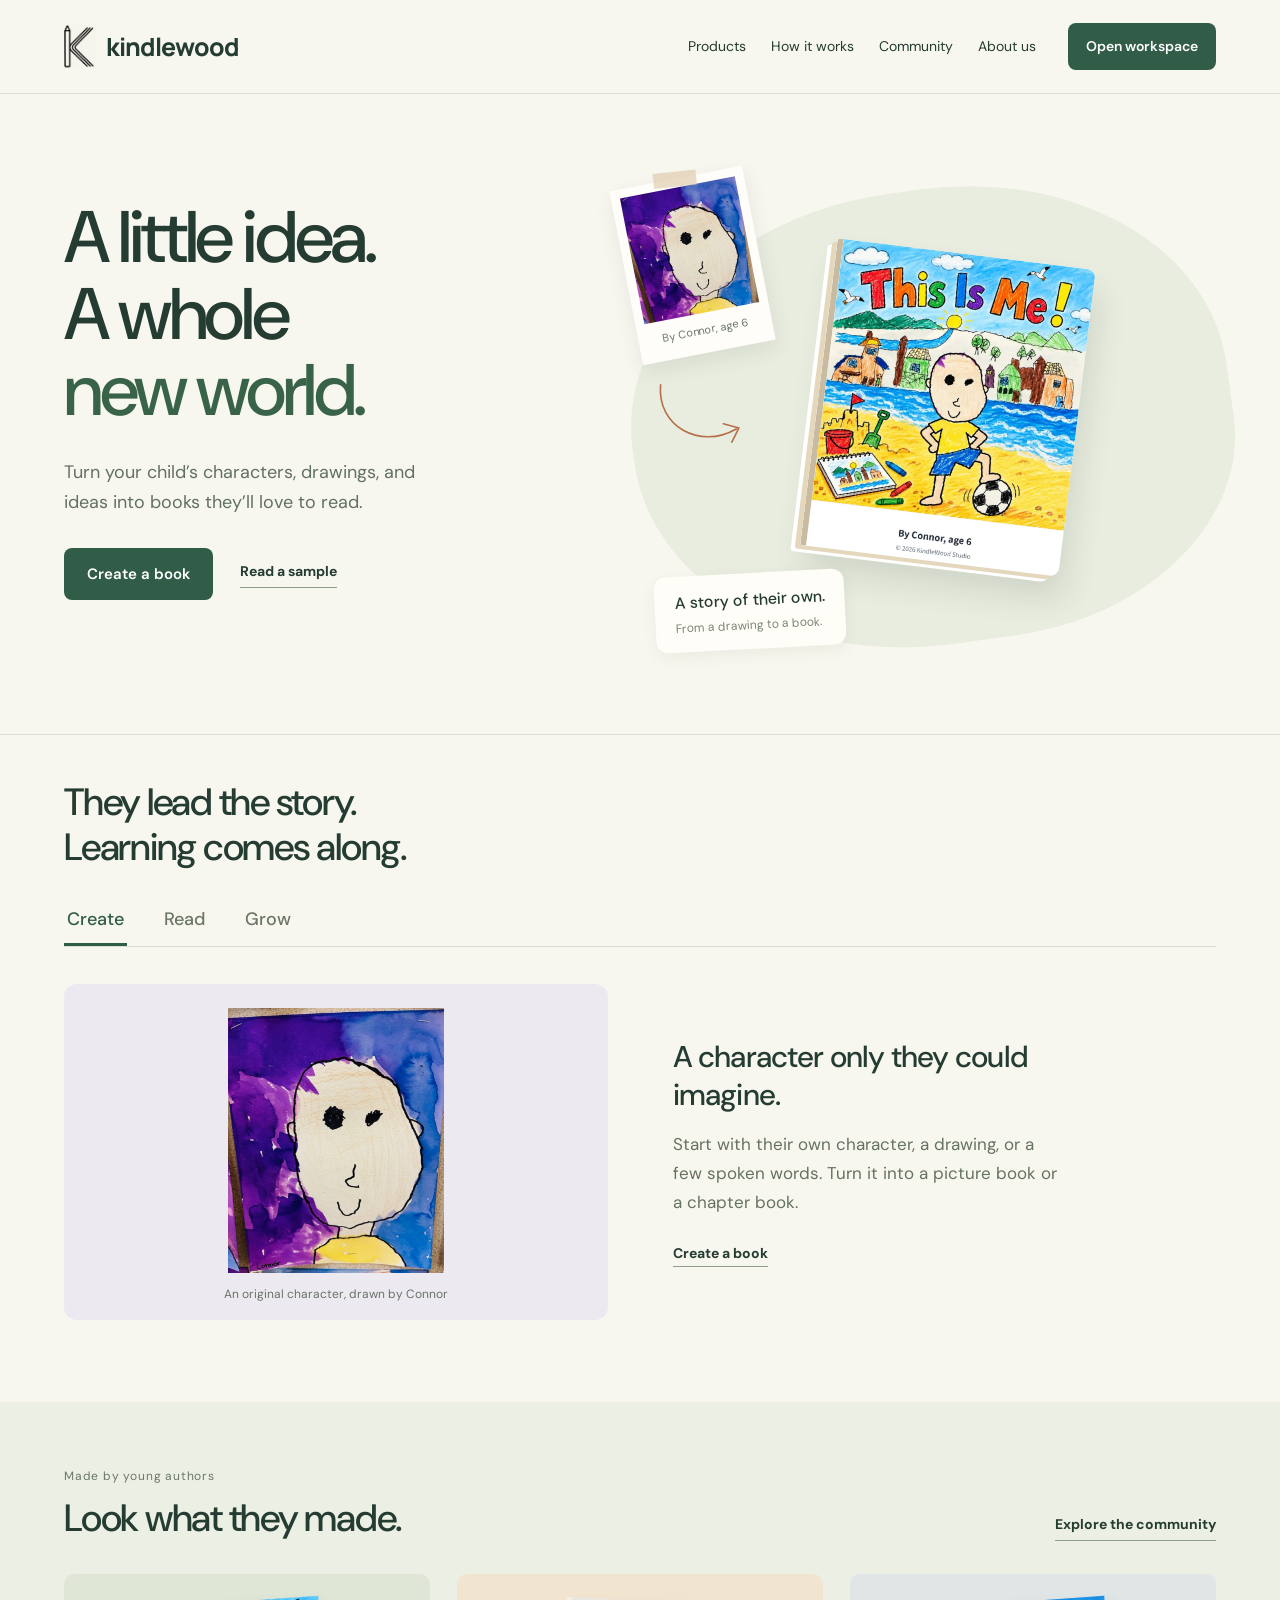
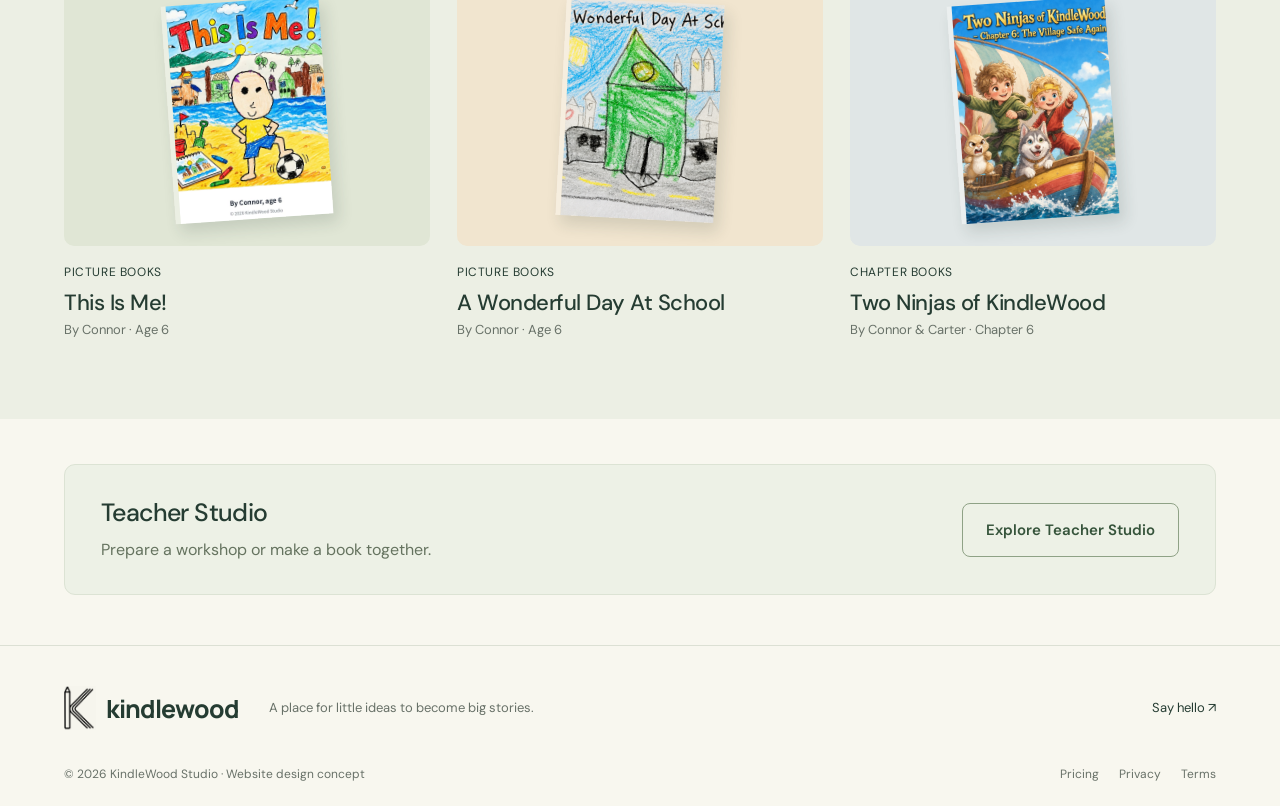
<file: index.html>
<!doctype html><html lang="en"><head><script src="site-links.js?v=release-20261120" data-app="website"></script><meta charset="UTF-8"><meta name="viewport" content="width=device-width, initial-scale=1"><meta name="description" content="Turn your child’s own characters and ideas into books they’ll want to read. Create picture books and chapter books with KindleWood."><title>KindleWood — Little ideas, big stories</title><link rel="preconnect" href="https://fonts.googleapis.com"><link rel="preconnect" href="https://fonts.gstatic.com" crossorigin><link href="https://fonts.googleapis.com/css2?family=DM+Sans:wght@400;500;600;700&family=Manrope:wght@400;500;600;700;800&display=swap" rel="stylesheet"><link rel="stylesheet" href="style.css?v=release-20261120"><link rel="stylesheet" href="branding.css?v=release-20261120"><script src="branding.js?v=release-20261120"></script><link rel="stylesheet" href="homepage.css?v=release-20261120"><link rel="stylesheet" href="website-pages.css?v=release-20261120"></head><body>
<a class="skip" href="#main">Skip to content</a><header><a class="brand kw-brand" href="#home" aria-label="KindleWood home"><span class="kw-logo" aria-hidden="true"><img src="assets/kindlewood-mark.png?v=white-pencil-1" alt=""></span><span class="kw-wordmark">kindlewood</span></a><nav aria-label="Main navigation"><a href="#products">Products</a><a href="#why">How it works</a><a href="#community">Community</a><a href="#about">About us</a></nav><a class="workspace" href="#login">Open workspace</a><button class="menu" aria-expanded="false" aria-controls="mobile-nav" aria-label="Open navigation">☰</button></header><div id="mobile-nav" hidden><a href="#products">Products</a><a href="#why">How it works</a><a href="#community">Community</a><a href="#about">About us</a><a href="#login">Open workspace</a></div><main id="main"></main><footer><div class="foot-top"><a class="brand kw-brand" href="#home"><span class="kw-logo" aria-hidden="true"><img src="assets/kindlewood-mark.png?v=white-pencil-1" alt=""></span><span class="kw-wordmark">kindlewood</span></a><p>A place for little ideas to become big stories.</p><a href="https://www.kindlewoodstudio.ai/contact" target="_blank" rel="noopener">Say hello ↗</a></div><div class="foot-bottom"><span>© 2026 KindleWood Studio · Website design concept</span><div><a href="https://www.kindlewoodstudio.ai/pricing" target="_blank" rel="noopener">Pricing</a><a href="https://www.kindlewoodstudio.ai/privacy" target="_blank" rel="noopener">Privacy</a><a href="https://www.kindlewoodstudio.ai/terms" target="_blank" rel="noopener">Terms</a></div></div></footer><script src="homepage.js?v=release-20261120"></script><script src="website-pages.js?v=release-20261120"></script><script src="app.js?v=release-20261120"></script></body></html>
</file>
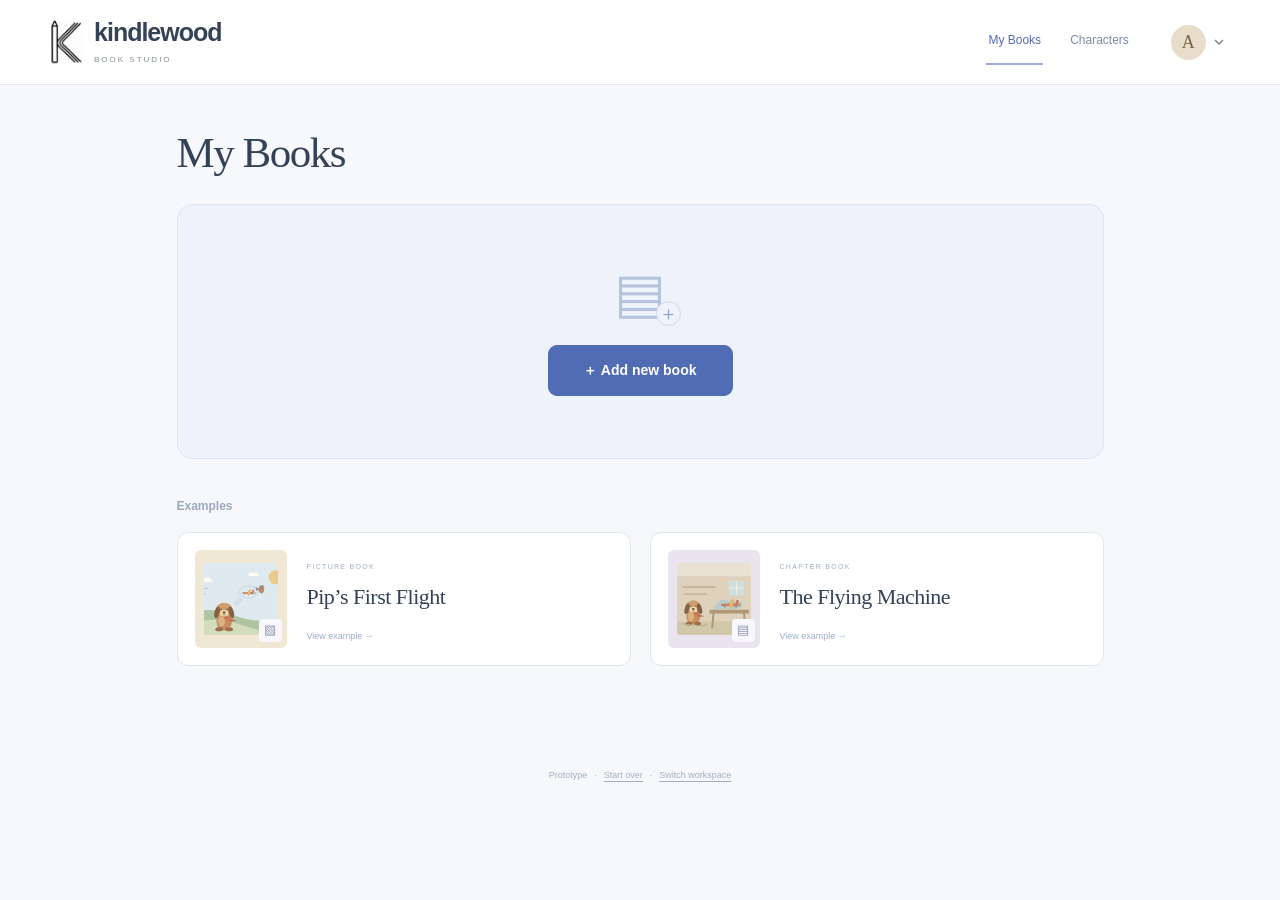
<file: book-studio/index.html>
<!doctype html><html lang="en"><head><script src="site-links.js?v=release-20261120" data-app="books"></script><meta charset="utf-8"><meta name="viewport" content="width=device-width,initial-scale=1"><meta name="theme-color" content="#eaf0f8"><title>Book Studio · KindleWood</title><link rel="stylesheet" href="style.css?v=release-20261120"><link rel="stylesheet" href="../account-menu.css?v=release-20261120"><link rel="stylesheet" href="../branding.css?v=release-20261120"><script src="../branding.js?v=release-20261120"></script></head><body><header><a class="brand kw-brand" href="#books" aria-label="KindleWood Book Studio"><span class="kw-logo" aria-hidden="true"><img src="../assets/kindlewood-mark.png?v=white-pencil-1" alt=""></span><span class="kw-wordmark">kindlewood<small>BOOK STUDIO</small></span></a><nav class="studio-nav" aria-label="Main navigation"><a href="#books">My Books</a><a href="#characters">Characters</a></nav><div class="header-right"><div data-account-menu></div></div></header><div class="mobile-chapter-bar"><button class="chapter-toggle" data-action="toggle-chapters" aria-expanded="false" aria-controls="chapters">☷ My chapters ▾</button><span id="mobile-book-name"></span></div><div class="app-shell"><aside id="chapters"></aside><main id="app"></main></div><div id="modal-root"></div><div id="toast" role="status"></div><script src="reading-end.js?v=release-20261120"></script><script src="picture-options.js?v=release-20261120"></script><script src="picture-spread.js?v=release-20261120"></script><script src="picture-start.js?v=release-20261120"></script><script src="reading-options.js?v=release-20261120"></script><script src="reading-surfaces.js?v=release-20261120"></script><script src="app.js?v=release-20261120"></script><script src="prototype-reset.js?v=release-20261120" data-studio="books"></script><script src="../account-menu.js?v=release-20261120" data-role="books"></script></body></html>
</file>
<file: style.css>
:root{--ink:#253c32;--green:#315d48;--paper:#f8f7ef;--orange:#f27145;--muted:#687168;--line:#dce0d4;--serif:Georgia,'Times New Roman',serif}*{box-sizing:border-box}html{scroll-behavior:smooth}body{margin:0;background:var(--paper);color:var(--ink);font-family:'DM Sans',sans-serif;font-size:15px;line-height:1.6}a{color:inherit;text-decoration:none}button,input{font:inherit}button,a{ -webkit-tap-highlight-color:transparent}a:focus-visible,button:focus-visible,input:focus-visible{outline:3px solid var(--orange);outline-offset:5px}a,button{touch-action:manipulation}header{max-width:1440px;margin:auto;height:100px;padding:0 5%;display:flex;align-items:center;gap:40px;border-bottom:1px solid var(--line)}.brand{display:flex;align-items:center;gap:10px;font-family:Manrope,sans-serif;font-size:27px;font-weight:800;letter-spacing:-1.3px;line-height:1.15}.brand-icon{color:var(--orange);font-size:47px;line-height:1}.brand-sub{display:block;font-family:'DM Sans',sans-serif;letter-spacing:2px;font-size:7px;margin:7px 0 0 2px;font-weight:600}nav{display:flex;gap:29px;margin-left:auto}nav a{font-size:13px;padding:10px 0;position:relative}nav a[aria-current=page]:after{content:'';position:absolute;bottom:2px;left:0;right:0;height:2px;background:var(--orange)}nav a:hover,footer a:hover{color:#a34025}.workspace{background:var(--green);color:#fff;padding:12px 19px;border-radius:7px;font-size:12px;font-weight:600;display:flex;gap:22px}.workspace:hover,.btn:hover{background:#234734;transform:translateY(-2px)}.menu{display:none}#mobile-nav{padding:20px 6%;background:#ebeee2}#mobile-nav a{display:block;padding:10px}.wrap{max-width:1280px;margin:auto;padding:0 5%}.hero{display:grid;grid-template-columns:1fr 1fr;gap:30px;min-height:670px;align-items:center;padding-top:45px;padding-bottom:65px}.eyebrow{font-size:10px;letter-spacing:2px;text-transform:uppercase;font-weight:700;display:flex;align-items:center;gap:9px}.dot{width:7px;height:7px;border-radius:50%;background:var(--orange);display:inline-block}h1{font-family:var(--serif);font-weight:400;font-size:clamp(52px,5.2vw,77px);line-height:1.06;letter-spacing:-3.4px;margin:25px 0}h1 em{color:var(--green);font-weight:400;position:relative}h1 em:after{content:'';position:absolute;bottom:-7px;left:1px;width:100%;height:6px;border-top:3px solid var(--orange);border-radius:50%;transform:rotate(-2deg)}.lead{font-size:15px;color:#626e64;max-width:385px;line-height:1.8}.actions{display:flex;align-items:center;gap:26px;margin-top:30px}.btn{display:inline-flex;align-items:center;justify-content:center;gap:30px;border:0;border-radius:6px;padding:14px 20px;background:var(--green);color:white;font-size:12px;font-weight:600;transition:.2s;cursor:pointer}.text-link{font-size:12px;font-weight:700;border-bottom:1px solid #8f9e8b;padding-bottom:4px}.micro{font-size:10px;color:var(--muted);margin-top:15px}.hero-art{height:510px;position:relative;display:flex;justify-content:center;align-items:center;isolation:isolate}.blob{position:absolute;inset:15px -10px 0 10px;background:#e9ebd9;border-radius:49% 47% 41% 43%;transform:rotate(-7deg);z-index:-1}.book{width:256px;transform:rotate(8deg);border-radius:3px 10px 10px 3px;box-shadow:-7px 5px 0 #e8ddc0,-12px 7px 0 #fff,0 22px 30px #243d3224;overflow:hidden;line-height:0;border-left:8px solid #c6b582;background:#e9ddc1}.book img{width:100%;height:350px;object-fit:cover}.drawing{position:absolute;left:-3px;top:25px;background:#fffdf7;padding:11px 11px 28px;transform:rotate(-12deg);box-shadow:0 8px 18px #344a3015;width:135px}.drawing:before{content:'';position:absolute;width:47px;height:17px;left:43px;top:-9px;background:#dfc7a6b8;transform:rotate(9deg)}.drawing img{width:100%;height:115px;object-fit:cover}.drawing p{font-family:var(--serif);font-style:italic;margin:6px 0 -15px;text-align:center;font-size:11px}.author-note{position:absolute;bottom:15px;left:20px;padding:14px 20px;background:#fffdf7;border-radius:12px;box-shadow:0 6px 20px #344a3010;display:flex;gap:12px;align-items:center;transform:rotate(-4deg)}.author-note .seal{width:34px;height:34px;background:#f8d780;border-radius:50%;display:grid;place-items:center;color:#745723;font-size:20px}.author-note strong{display:block;font-size:12px}.author-note small{display:block;font-size:9px;color:var(--muted)}.handnote{position:absolute;right:-7px;bottom:83px;max-width:110px;font-family:var(--serif);font-style:italic;line-height:1.4;font-size:15px;transform:rotate(10deg)}.star{position:absolute;right:22px;top:34px;color:var(--orange);font-size:57px;font-family:var(--serif);font-weight:400}.squiggle{position:absolute;left:10px;bottom:130px;font-size:40px;transform:rotate(-22deg);color:var(--green)}.strip{border-block:1px solid var(--line);display:flex;align-items:center;justify-content:center;gap:42px;padding:21px 15px;font-size:11px}.strip span{display:flex;align-items:center;gap:9px}.strip i{font-style:normal;color:var(--orange)}section.block{padding-top:85px;padding-bottom:85px}.section-head{display:flex;align-items:end;justify-content:space-between;gap:30px;margin-bottom:33px}h2{font-family:var(--serif);font-weight:400;font-size:42px;line-height:1.15;letter-spacing:-1.4px;margin:14px 0}h3{font-family:Manrope,sans-serif;font-size:22px;letter-spacing:-.7px;line-height:1.25;margin:14px 0}p{margin-top:0}.section-head p{color:var(--muted);font-size:13px;max-width:360px}.product-grid{display:grid;grid-template-columns:1.1fr 1fr;gap:20px}.product{padding:32px;border-radius:15px;position:relative;overflow:hidden}.product.studio{background:#e9eddf}.product.kids{background:#f6e9d6}.tag{font-size:9px;letter-spacing:1.4px;font-weight:700;text-transform:uppercase}.product p{font-size:13px;color:#667064;max-width:290px}.product .text-link{display:inline-block;margin-top:10px}.mini-visual{height:190px;margin:30px 10px -32px 70px;border:6px solid white;border-bottom:0;border-radius:9px 9px 0 0;background:#f9f8f1;box-shadow:0 6px 25px #263c3212;transform:rotate(-4deg)}.mini-bar{height:26px;border-bottom:1px solid var(--line);padding:5px 8px;display:flex;gap:4px}.mini-bar i{display:block;width:4px;height:4px;border-radius:50%;background:#c5cdb8}.mini-content{display:flex;gap:12px;padding:15px}.mini-content img{width:44%;height:135px;object-fit:cover}.mini-lines{flex:1;padding-top:9px}.mini-lines b{font-family:var(--serif);font-size:18px;font-weight:400}.mini-lines i{display:block;height:4px;background:#dce1d3;margin-top:12px;border-radius:2px}.phone{width:135px;height:196px;background:#fffdfa;border:5px solid #344438;border-bottom:0;border-radius:24px 24px 0 0;margin:28px auto -32px;padding:14px 9px;transform:rotate(7deg);box-shadow:10px 10px 25px #344a3020}.phone small{font-size:7px}.phone img{width:100%;height:100px;object-fit:cover;margin:8px 0}.phone .dots{text-align:center;font-size:12px;letter-spacing:6px;color:#b1bd9e}.steps{display:grid;grid-template-columns:repeat(3,1fr);gap:50px;padding-top:18px}.step-number{font-family:var(--serif);color:#b8bfa8;font-size:38px;border-bottom:1px solid var(--line);padding-bottom:13px;display:flex;justify-content:space-between}.step-number span{font-size:26px;color:#8d9c82}.steps h3{font-size:17px}.steps p{font-size:13px;color:var(--muted)}.community-section{background:#ecefE4;padding:70px 0}.books-grid{display:grid;grid-template-columns:repeat(3,1fr);gap:27px}.story-cover{height:290px;background:#dfe6d4;display:flex;align-items:center;justify-content:center;border-radius:10px;transition:.2s}.story:hover .story-cover{transform:translateY(-5px)}.story-cover img{height:230px;width:166px;object-fit:cover;box-shadow:5px 9px 15px #253c3224;border-left:5px solid #ffffff55;transform:rotate(-4deg)}.story:nth-child(2) .story-cover{background:#f0e4d1}.story:nth-child(2) img{transform:rotate(3deg)}.story:nth-child(3) .story-cover{background:#dfe5e8}.story h3{font-family:var(--serif);font-weight:400;font-size:22px;margin-bottom:4px}.story p{font-size:11px;color:var(--muted)}.story .category{font-size:8px;letter-spacing:1px;text-transform:uppercase;display:block;margin-top:17px}.belief{display:grid;grid-template-columns:1fr 1fr;gap:70px;align-items:center}.belief-quote{font-family:var(--serif);font-size:46px;letter-spacing:-1.6px;line-height:1.15;max-width:420px}.belief-quote em{color:#a45231}.belief-copy p{font-size:14px;color:var(--muted);max-width:390px}.end-cta{text-align:center;padding:60px 20px;background:var(--green);color:#fff;border-radius:15px;margin-bottom:70px}.end-cta h2{font-size:45px}.end-cta p{font-size:13px;color:#d3decc}.end-cta .btn{background:#f8f7ef;color:var(--ink);margin-top:10px}footer{border-top:1px solid var(--line);padding:40px 5% 22px;max-width:1440px;margin:auto}.foot-top{display:flex;align-items:center;gap:30px}.foot-top .brand{font-size:22px}.foot-top .brand-icon{font-size:35px}.foot-top p{font-size:11px;color:var(--muted);margin:0}.foot-top>a:last-child{margin-left:auto;font-size:12px}.foot-bottom{display:flex;justify-content:space-between;font-size:9px;color:var(--muted);margin-top:35px}.foot-bottom div{display:flex;gap:20px}.page-intro{padding:75px 0 48px;max-width:800px}.page-intro h1{font-size:64px}.page-intro .lead{max-width:570px}.details-grid{display:grid;grid-template-columns:repeat(2,1fr);gap:22px}.detail{border-top:1px solid var(--line);padding:25px 0}.detail p{color:var(--muted);font-size:14px}.detail ul{padding-left:18px;color:var(--muted);font-size:13px}.ribbon{background:#e9eddf;padding:35px;border-radius:12px;display:flex;align-items:center;justify-content:space-between;gap:30px;margin:35px 0 70px}.ribbon h3{margin-top:0}.ribbon p{margin-bottom:0;color:var(--muted);font-size:13px}.filters{display:flex;gap:10px;flex-wrap:wrap;margin-bottom:30px}.filter{border:1px solid #bfc9b7;background:transparent;color:var(--ink);padding:9px 18px;border-radius:30px;cursor:pointer;font-size:12px}.filter[aria-pressed=true]{background:var(--green);color:#fff;border-color:var(--green)}.search{width:100%;max-width:420px;background:#fffdf6;border:1px solid #c7cebf;padding:13px 16px;border-radius:7px;margin:0 0 22px}.empty{padding:50px 0;color:var(--muted)}.team{background:#e9eddf;padding:32px;border-radius:12px}.team small{color:#687168}.team p{font-size:14px;margin-top:18px}.source-note{font-size:11px;color:var(--muted);margin-top:30px}.source-note a{text-decoration:underline}.skip{position:fixed;top:-80px;background:white;padding:10px;z-index:20}.skip:focus{top:0}[hidden]{display:none!important}@media(min-width:1450px){.hero-art{height:550px}.book{width:290px}.book img{height:390px}}@media(max-width:1100px){header{gap:23px;padding:0 4%}nav{gap:19px}.brand{font-size:23px}.brand-icon{font-size:39px}.workspace{padding:11px 13px;gap:12px}.wrap{padding-left:5%;padding-right:5%}h1{font-size:62px}.hero-art{height:480px}.book{width:230px}.book img{height:320px}.drawing{width:110px;left:-8px}.drawing img{height:94px}.handnote{right:-6px;max-width:90px;font-size:13px}.hero{min-height:620px}.story-cover img{width:145px;height:205px}.story-cover{height:260px}}@media(max-width:800px){header{height:80px;gap:15px}.brand{font-size:23px}nav{display:none}.workspace{margin-left:auto}.menu{display:block;border:0;background:none;color:var(--ink);font-size:22px;padding:8px}.hero{grid-template-columns:1fr;padding-top:48px;gap:30px;min-height:0}.hero-copy{max-width:560px}h1{font-size:66px}.lead{max-width:480px}.hero-art{width:100%;max-width:490px;justify-self:center;height:470px}.drawing{left:10px}.handnote{right:10px}.strip{gap:20px;flex-wrap:wrap;font-size:10px}.product-grid{grid-template-columns:1fr 1fr}.product{padding:24px}.mini-visual{margin-left:10px;margin-right:0}.section-head{align-items:start}h2{font-size:36px}.steps{gap:25px}.books-grid{gap:15px}.story-cover{height:220px}.story-cover img{width:120px;height:175px}.story h3{font-size:20px}.belief{gap:30px}.belief-quote{font-size:38px}section.block{padding-top:60px;padding-bottom:60px}.foot-top p{display:none}.page-intro h1{font-size:56px}}@media(max-width:540px){.workspace{font-size:10px;padding:10px;gap:9px}.brand{font-size:20px;gap:6px}.brand-icon{font-size:33px}.brand-sub{font-size:5.5px;letter-spacing:1.6px}header{padding:0 5%;gap:9px}.menu{font-size:20px;padding:3px}.hero{padding-top:38px;padding-bottom:40px}.eyebrow{font-size:9px;letter-spacing:1.4px}h1{font-size:55px;letter-spacing:-2.6px}.lead{font-size:14px}.actions{gap:22px}.hero-art{height:410px;margin-top:10px}.book{width:220px}.book img{height:300px}.drawing{left:0;top:5px;width:100px}.drawing img{height:90px}.blob{inset:15px 0}.handnote{right:0;bottom:45px;font-size:12px;max-width:75px}.author-note{left:4px;bottom:0;padding:11px 14px}.star{right:5px;top:7px;font-size:50px}.squiggle{left:0;bottom:85px}.strip{justify-content:start;gap:10px 20px;padding:18px 5%}.strip span:first-child{width:100%}.section-head{display:block;margin-bottom:25px}.section-head>.text-link{display:inline-block;margin-top:6px}.product-grid,.steps,.belief,.details-grid{grid-template-columns:1fr}.product{padding:28px}.mini-visual{max-width:300px;margin-left:35px}.steps{gap:20px}.step-number{padding-bottom:8px}.books-grid{grid-template-columns:1fr;gap:30px}.story{display:grid;grid-template-columns:125px 1fr;column-gap:20px;align-content:center}.story-cover{grid-row:1/5;height:170px}.story-cover img{height:135px;width:94px}.story .category{margin-top:20px}.story h3{margin-top:9px}.story p{margin-top:3px}.community-section{padding:50px 0}.belief{gap:15px}.belief-quote{font-size:39px}.end-cta{padding:40px 22px;margin-bottom:45px}.end-cta h2{font-size:36px}.foot-bottom{gap:20px;flex-direction:column}.ribbon{align-items:start;flex-direction:column;padding:27px}.page-intro{padding-top:45px}.page-intro h1{font-size:49px}.page-intro .lead{font-size:14px}.team{padding:25px}.search{max-width:100%}}@media(prefers-reduced-motion:reduce){html{scroll-behavior:auto}*{transition:none!important}}

/* Connected workspace entry */
.login-view footer{display:none}.login-shell{min-height:calc(100dvh - 100px);padding:40px 24px 60px;background:#f7f7ef;position:relative;display:grid;place-items:center}.login-back{position:absolute;top:30px;left:5%;font-size:12px;color:#7a8976}.login-card{width:100%;max-width:470px;text-align:center;padding:30px 0}.login-spark{font-size:35px;color:#cb794f}.login-card h1{font-size:42px;letter-spacing:-1.6px;margin:18px 0 10px;line-height:1.2}.login-card>p{font-size:15px;color:#7d8978;margin-bottom:28px}.login-card fieldset{border:0;padding:0;margin:0;display:grid;gap:13px}.sr-login{position:absolute;width:1px;height:1px;overflow:hidden;clip:rect(0,0,0,0)}.role-choice{display:flex;gap:16px;align-items:center;text-align:left;background:#fff;border:1px solid #dfe5d9;padding:21px;border-radius:12px;cursor:pointer;position:relative}.role-choice:has(input:checked){background:#eef3e7;border-color:#58734d;box-shadow:0 0 0 1px #58734d}.role-choice:has(input:focus-visible){outline:3px solid #d19a50;outline-offset:3px}.role-choice input{position:absolute;opacity:0;width:1px;height:1px}.role-icon{font-size:26px;width:30px;color:#7c926d}.role-choice strong{display:block;font-size:16px;font-weight:600;color:#344e36}.role-choice small{display:block;font-size:11px;line-height:1.6;margin-top:6px;color:#7e8b77}.role-tick{margin-left:auto;visibility:hidden;color:#49663f}.role-choice:has(input:checked) .role-tick{visibility:visible}.login-continue{width:100%;margin-top:24px;border:0;justify-content:space-between;font:inherit;cursor:pointer}.login-card .login-note{font-size:10px;color:#8e9b84;margin:20px 0 0}@media(max-width:600px){.login-shell{padding:60px 24px 30px}.login-card h1{font-size:35px}.login-back{top:22px}.role-choice{padding:17px 15px}.role-choice small{font-size:10px}}

.workspace-choices{display:grid;gap:13px}.role-arrow{margin-left:auto;color:#49663f;font-size:21px}.workspace-choices .role-choice:hover{background:#eef3e7;border-color:#58734d}.workspace-choices .role-choice:focus-visible{outline:3px solid #d19a50;outline-offset:3px}
</file>
<file: branding.css>
/* The supplied K/pencil mark, displayed without its export's outer whitespace. */
.kw-logo{--kw-mark-size:44px;display:inline-block;position:relative;flex:0 0 auto;height:var(--kw-mark-size);width:calc(var(--kw-mark-size)*.724);overflow:hidden;vertical-align:middle;line-height:0;mix-blend-mode:multiply}.kw-logo>img{display:block!important;position:absolute!important;max-width:none!important;width:calc(var(--kw-mark-size)*1.65)!important;height:calc(var(--kw-mark-size)*1.65)!important;left:calc(var(--kw-mark-size)*-.48)!important;top:calc(var(--kw-mark-size)*-.316)!important;object-fit:fill!important;transform:none!important;border:0!important;border-radius:0!important;margin:0!important;box-shadow:none!important}.brand.kw-brand,.recipient-brand.kw-brand{display:inline-flex;align-items:center;gap:11px;padding-left:0;letter-spacing:-1px}.kw-brand>.kw-logo{position:relative;inset:auto;padding:0;margin:0}.kw-brand>.kw-wordmark{position:static;display:block;color:inherit;font-size:25px;line-height:1.1;font-weight:750;letter-spacing:-1px}.kw-brand .kw-wordmark>small{display:block;font:500 8px/1.3 -apple-system,BlinkMacSystemFont,'Segoe UI',sans-serif;letter-spacing:2px;padding:0;margin:8px 0 0;border:0;color:#839087}.kw-login-mark{--kw-mark-size:59px;margin-bottom:6px}.kw-inline-mark{--kw-mark-size:19px}.kw-seal{--kw-mark-size:34px}.kw-hero-mark{--kw-mark-size:56px;position:absolute;right:20px;top:20px}.recipient-brand.kw-brand .kw-logo{--kw-mark-size:34px}.recipient-brand.kw-brand .kw-wordmark{font-size:22px}.teacher-avatar .kw-logo{--kw-mark-size:20px}.eyebrow:before{content:none!important}@media(max-width:650px){.kw-logo{--kw-mark-size:36px}.kw-brand>.kw-wordmark{font-size:21px}.brand.kw-brand{gap:8px}.kw-brand .kw-wordmark>small{font-size:7px;letter-spacing:1.5px;margin-top:6px}.kw-login-mark{--kw-mark-size:52px}.kw-inline-mark{--kw-mark-size:18px}}

.kw-modal-mark{--kw-mark-size:30px}
</file>
<file: homepage.css>
/* Keep the original warm, playful composition; use one quiet title style. */
body{font-size:16px}h1,h2,h3,.belief-quote{font-family:'DM Sans',sans-serif;font-style:normal;font-weight:500}h1{font-size:clamp(44px,5.3vw,70px);line-height:1.08;letter-spacing:-2.6px}h2{font-size:38px;line-height:1.18;letter-spacing:-1.25px}h3{font-weight:600}h1 em,h2 em,.belief-quote em{font:inherit;color:inherit}h1 em:after,h2 em:after,.belief-quote em:after{content:none!important}.page-intro h1{font-size:clamp(42px,5vw,64px)}.page-intro .lead{font-size:17px;line-height:1.7}.page-intro{max-width:880px}.eyebrow{font-size:12px;letter-spacing:1.1px}.eyebrow .dot{display:none}.lead{font-size:17px}.section-head p,.product p,.steps p,.detail p,.belief-copy p,.team p,.ribbon p{font-size:16px}.tag{font-size:12px;letter-spacing:1px}.text-link{font-size:14px}.btn{font-size:15px;padding:14px 23px;border-radius:8px;font-weight:600}.workspace{font-size:14px;padding:12px 18px;border-radius:8px}header{gap:32px;height:94px}nav{gap:25px}nav a{font-size:14px}.brand.kw-brand{gap:10px}.foot-top p,.foot-top>a:last-child{font-size:13px}.foot-bottom{font-size:12px}.end-cta .eyebrow{display:none}.end-cta h2{font-family:'DM Sans',sans-serif;font-size:40px}.end-cta p{font-size:16px}.story h3{font-family:'DM Sans',sans-serif;font-size:22px;font-weight:500;letter-spacing:-.5px}.story p{font-size:13px}.story .category{font-size:12px;letter-spacing:.6px}.login-back{font-size:14px}.role-choice small{font-size:13px}.login-card .login-note{font-size:12px}.detail .tag{display:none}
.home-view{background:#f8f7ef}.home-view main{overflow:hidden}.landing-hero{display:grid;grid-template-columns:.94fr 1.06fr;align-items:center;gap:55px;padding-top:42px;padding-bottom:55px;min-height:640px}.landing-copy{padding-bottom:15px}.landing-copy h1{font-size:clamp(54px,5.7vw,78px);font-weight:500;letter-spacing:-3.4px;line-height:1.05;margin:0 0 27px}.landing-copy h1 span{color:#386348}.landing-copy>p{font-size:18px;line-height:1.7;max-width:360px;color:#617062;margin:0}.landing-actions{display:flex;align-items:center;gap:27px;margin-top:30px}.landing-actions .btn{background:#315d48}.landing-art{position:relative;height:495px;isolation:isolate;display:flex;align-items:center;justify-content:center;padding-left:45px}.landing-orbit{position:absolute;inset:30px -15px 10px -4px;background:#e9eddf;border-radius:48% 47% 41% 49%;transform:rotate(-8deg);z-index:-1}.landing-book{display:block;width:260px;line-height:0;border-radius:3px 9px 9px 3px;transform:rotate(7deg);box-shadow:-5px 4px 0 #e4d7bb,-9px 7px 0 #fff,6px 22px 32px #253c3223;overflow:hidden;border-left:6px solid #c9bba2;transition:transform .25s}.landing-book:hover{transform:rotate(3deg) translateY(-4px)}.landing-book img{width:100%;height:auto;display:block}.landing-sketch{position:absolute;left:-10px;top:17px;width:135px;background:#fffdfa;margin:0;padding:9px 9px 13px;transform:rotate(-11deg);box-shadow:0 8px 20px #253c3217;z-index:1}.landing-sketch:before{content:'';position:absolute;width:43px;height:15px;left:45px;top:-7px;background:#dec8a9a3;transform:rotate(5deg)}.landing-sketch img{width:100%;height:128px;object-fit:cover;display:block}.landing-sketch figcaption{font-size:11px;text-align:center;margin-top:9px;color:#687568}.landing-pencil-line{position:absolute;width:105px;height:75px;left:13px;top:221px;color:#b46f48;transform:rotate(12deg)}.landing-booknote{position:absolute;bottom:6px;left:20px;background:#fffdf7;border-radius:12px;padding:14px 20px;box-shadow:0 5px 15px #263b3210;transform:rotate(-3deg)}.landing-booknote>span{font-size:16px;font-weight:500;display:block}.landing-booknote small{font-size:12px;color:#7a8577;display:block;margin-top:3px}.landing-shelf{background:#ecefe4;padding:65px 0}.landing-label{font-size:12px;letter-spacing:.8px;display:block;color:#6a7867;margin-bottom:10px}.landing-shelf h2{margin:0;font-size:38px}.landing-shelf .story-cover{height:272px;background:#e0e6d5}.landing-shelf .story:nth-child(2) .story-cover{background:#f1e5cf}.landing-shelf .story:nth-child(3) .story-cover{background:#e0e6e6}.landing-shelf .story-cover img{height:218px;width:158px;object-fit:cover}.landing-shelf .story h3{margin-top:7px}.landing-shelf .story .category{margin-top:17px}.landing-teacher{display:grid;grid-template-columns:1fr 1.1fr;gap:100px;align-items:center;padding-top:85px;padding-bottom:90px}.landing-teacher h2{font-size:42px;margin:0}.landing-teacher p{max-width:350px;font-size:17px;line-height:1.7;color:#657260;margin:22px 0 25px}.landing-class-art{background:#eee9db;padding:18px 18px 13px;border-radius:9px;transform:rotate(2deg)}.landing-class-art img{width:100%;height:265px;object-fit:cover;border-radius:4px;display:block}.landing-class-art>span{display:block;font-size:13px;text-align:center;color:#6c7566;margin-top:12px}
@media(max-width:1100px){header{gap:24px}nav{gap:18px}.landing-hero{gap:35px;min-height:600px}.landing-copy h1{font-size:65px}.landing-book{width:240px}.landing-sketch{width:114px;left:-4px}.landing-sketch img{height:111px}.landing-art{height:465px;padding-left:35px}.landing-pencil-line{width:80px;left:2px;top:210px}.landing-teacher{gap:55px}}
@media(max-width:800px){header{height:80px;gap:14px}.workspace{font-size:13px;padding:11px 15px}.landing-hero{grid-template-columns:1fr 1fr;gap:25px;min-height:545px;padding-top:28px;padding-bottom:35px}.landing-copy h1{font-size:55px;letter-spacing:-2.4px}.landing-copy>p{font-size:16px}.landing-actions{align-items:start;flex-direction:column;gap:17px;margin-top:24px}.landing-art{height:410px;padding-left:20px}.landing-book{width:202px}.landing-sketch{width:95px;top:15px;left:-8px;padding:7px 7px 10px}.landing-sketch img{height:92px}.landing-sketch figcaption{font-size:10px}.landing-sketch:before{left:25px;width:34px}.landing-pencil-line{width:65px;left:-9px;top:166px}.landing-orbit{inset:24px -10px 20px -10px}.landing-booknote{left:-10px;bottom:5px;padding:12px 15px}.landing-booknote>span{font-size:14px}.landing-shelf{padding:45px 0}.landing-shelf .story-cover{height:225px}.landing-shelf .story-cover img{height:177px;width:128px}.landing-teacher{gap:35px;padding-top:55px;padding-bottom:60px}.landing-teacher h2{font-size:34px}.landing-teacher p{font-size:16px}.landing-class-art{padding:12px 12px 10px}.landing-class-art img{height:230px}.landing-class-art>span{font-size:12px}.page-intro .lead{font-size:16px}}
@media(max-width:540px){header{gap:9px}.workspace{font-size:12px;padding:10px 12px}.landing-hero{grid-template-columns:1fr;gap:20px;padding-top:35px;padding-bottom:35px;min-height:0}.landing-copy{padding-bottom:0}.landing-copy h1{font-size:54px;letter-spacing:-2.2px;line-height:1.06;margin-bottom:19px}.landing-copy h1 br:nth-child(2){display:none}.landing-copy h1 span:before{content:' '}.landing-copy>p{font-size:16px;max-width:325px}.landing-actions{flex-direction:row;align-items:center;gap:25px;margin-top:23px}.btn{font-size:14px;padding:13px 20px}.landing-art{height:350px;margin-top:8px;max-width:360px;width:100%;justify-self:center;padding-left:48px}.landing-book{width:202px;transform:rotate(6deg)}.landing-sketch{width:98px;left:2px;top:2px}.landing-sketch img{height:100px}.landing-orbit{inset:15px -2px 0 0}.landing-pencil-line{left:12px;top:168px;width:72px}.landing-booknote{left:0;bottom:0;padding:11px 14px}.landing-shelf h2{font-size:30px}.landing-shelf .section-head{margin-bottom:27px}.landing-shelf .section-head>.text-link{margin-top:15px}.landing-shelf .books-grid{gap:25px}.landing-shelf .story-cover{height:168px}.landing-shelf .story-cover img{width:96px;height:135px}.landing-shelf .story{column-gap:18px}.landing-shelf .story h3{font-size:21px;margin-top:8px}.landing-shelf .story .category{font-size:11px}.landing-teacher{grid-template-columns:1fr;gap:32px;padding-top:45px;padding-bottom:50px}.landing-teacher h2{font-size:34px}.landing-teacher p{margin:18px 0 22px}.landing-class-art{transform:rotate(1.5deg);max-width:380px}.landing-class-art img{height:245px}.page-intro h1{font-size:42px;letter-spacing:-1.7px;line-height:1.12}.page-intro{padding-top:45px}h2{font-size:32px}.login-card h1{font-size:36px}.role-choice small{font-size:12px}.end-cta h2{font-size:32px}.story h3{font-size:21px}.foot-top>a:last-child{font-size:13px}}
@media(prefers-reduced-motion:reduce){.landing-book{transition:none}}

/* Restore the interactive Create / Read / Grow section in the current style. */
.landing-journey{padding-top:45px;padding-bottom:75px;border-top:1px solid #dce0d4}.landing-journey>h2{margin:0 0 25px}.journey-tabs{display:flex;gap:34px;border-bottom:1px solid #d9dfd1;margin-bottom:30px}.journey-tabs button{font:500 18px 'DM Sans',sans-serif;background:none;border:0;border-bottom:3px solid transparent;color:#6b7667;padding:12px 3px;cursor:pointer}.journey-tabs button[aria-selected=true]{color:#315d48;border-bottom-color:#315d48}.journey-panel{display:grid;grid-template-columns:1fr 1fr;align-items:center;gap:65px;min-height:350px}.journey-art{border-radius:13px;background:#e9eddf;padding:24px 30px 16px;display:flex;flex-direction:column;align-items:center;gap:12px}.journey-art-create{background:#ede9f1}.journey-art img{height:265px;width:100%;object-fit:contain;border-radius:5px}.journey-art span{font-size:12px;text-align:center;color:#687363}.journey-copy h3{font-size:30px;font-weight:500;line-height:1.25;letter-spacing:-.8px;margin:0 0 17px;max-width:360px}.journey-copy p{font-size:17px;line-height:1.7;color:#657260;max-width:390px;margin:0 0 23px}
@media(max-width:800px){.landing-journey{padding-top:35px;padding-bottom:55px}.journey-panel{gap:32px;min-height:320px}.journey-art{padding:20px}.journey-art img{height:230px}.journey-copy h3{font-size:26px}.journey-copy p{font-size:16px}}
@media(max-width:540px){.landing-journey{padding-top:32px;padding-bottom:45px}.landing-journey>h2{font-size:29px;margin-bottom:18px}.journey-tabs{gap:33px;margin-bottom:23px}.journey-tabs button{font-size:17px}.journey-panel{grid-template-columns:1fr;gap:25px}.journey-art img{height:230px}.journey-copy h3{font-size:26px;margin-bottom:13px}.journey-copy p{margin-bottom:17px}}
</file>
<file: website-pages.css>
/* Content-led interiors, in the same paper and green palette as the homepage. */
.simple-page-title{padding:45px 0 38px}.simple-page-title h1{max-width:850px;font-size:46px;line-height:1.15;letter-spacing:-1.6px;margin:0}.content-pages{padding-bottom:65px}.content-pages h2{font-size:32px;letter-spacing:-.9px;margin:0 0 18px}.content-pages h3{font-size:21px;line-height:1.3;letter-spacing:-.4px}.content-pages p{font-size:16px;line-height:1.7;color:#627060}.platform-label{font-size:13px;color:#667561;display:block;margin-bottom:10px}.product-feature{display:grid;grid-template-columns:1fr 1fr;gap:65px;align-items:center;padding:10px 0 65px}.product-feature+.product-feature{padding-top:60px;border-top:1px solid #d9dfd1}.product-feature-copy>p{max-width:435px;margin:0 0 23px;font-size:17px}.product-feature-list{list-style:none;margin:0 0 25px;padding:0;display:grid;gap:16px}.product-feature-list li strong{font-size:16px;display:block;margin-bottom:3px;font-weight:600}.product-feature-list li span{font-size:15px;color:#687363;line-height:1.6;display:block;max-width:410px}.book-product-preview{background:#e9eddf;border-radius:15px;padding:40px 25px;display:grid;grid-template-columns:1fr 1fr;gap:20px;align-items:start}.product-book-example{display:flex;flex-direction:column;align-items:start;min-width:0}.product-book-example img{width:100%;height:190px;object-fit:cover;border:6px solid #fffdf7;border-radius:4px;box-shadow:3px 7px 10px #324d3012}.product-book-example.chapter-example{margin-top:38px}.product-book-example span{font-size:12px;margin:17px 0 4px;color:#66735d}.product-book-example strong{font-size:17px;line-height:1.4;font-weight:500}.product-book-example small{font-size:13px;text-decoration:underline;text-underline-offset:4px;margin-top:12px}.product-book-example:hover strong{color:#466d42}.teacher-product-preview{background:#f0e8d9;padding:24px;border-radius:15px}.teacher-preview-bar{display:flex;justify-content:space-between;gap:15px;font-size:14px;font-weight:500;margin-bottom:22px}.teacher-preview-bar span{font-size:12px;font-weight:400;color:#7e7868}.vowel-preview{background:#fffdf7;border-radius:8px;padding:24px 22px}.vowel-preview>span{font-size:13px;color:#6e7863}.vowel-preview>div{display:flex;gap:9px;margin:22px 0}.vowel-preview b{width:44px;height:49px;border-radius:7px;display:grid;place-items:center;font-size:25px;font-weight:500;background:#eaf0e4;color:#46603d}.vowel-preview b:nth-child(even){background:#f9eed2;color:#8b6639}.vowel-preview strong{font-size:21px;font-weight:500}.vowel-preview p{font-size:13px;margin:10px 0 0}.teacher-preview-links{display:grid;grid-template-columns:1fr 1fr;gap:12px;margin-top:15px}.teacher-preview-links a{font-size:13px;text-align:center;background:#fffdf7;border:1px solid #dfd8c8;border-radius:7px;padding:13px 10px}.teacher-preview-links a:hover{border-color:#6d8063}.app-features{padding-left:20px;font-size:16px;line-height:1.8;color:#5e6c5b;margin:0 0 26px}.app-store-links{display:flex;gap:14px;flex-wrap:wrap}.secondary-site-button{background:transparent;border:1px solid #9eaf98;color:#38543b}.secondary-site-button:hover{background:#e7eddf}.app-product-preview{text-align:center;background:#e9ece5;border-radius:15px;padding:30px 25px 20px}.app-library-preview{display:flex;flex-direction:column;align-items:start;max-width:190px;margin:auto;background:#fffefa;padding:22px 17px 20px;border:5px solid #465348;border-radius:24px;box-shadow:8px 12px 18px #33422d12;text-align:left}.app-library-preview>div{font-size:15px;font-weight:600;margin-bottom:18px}.app-library-preview img{height:155px;width:100%;object-fit:cover;object-position:top;border-radius:3px}.app-library-preview>span{font-size:16px;margin-top:13px;font-weight:500}.app-library-preview>small{font-size:12px;color:#788270;margin:4px 0 16px}.app-library-preview>a{font-size:12px;background:#eef2e8;padding:8px 10px;border-radius:5px;width:100%;text-align:center}.app-product-preview>p{font-size:12px;margin:16px 0 0}.teacher-invite{display:flex;align-items:center;justify-content:space-between;gap:35px;padding:32px 36px;border:1px solid #dce3d4;background:#edf1e6;border-radius:11px}.teacher-invite h2{font:500 25px/1.3 'DM Sans',sans-serif;letter-spacing:-.6px;margin:0 0 7px}.teacher-invite p{font-size:16px;line-height:1.6;color:#65735f;margin:0}.teacher-invite-button{background:transparent;color:#36543b;border:1px solid #8fa286;white-space:nowrap}.teacher-invite-button:hover{background:#dfe8d5;transform:none}.landing-teacher-invite{padding-top:45px;padding-bottom:50px}.learning-loop{display:grid;grid-template-columns:1fr 1fr;gap:65px;align-items:center;padding:8px 0 60px}.learning-loop>div>p{font-size:17px;max-width:430px;margin-bottom:25px}.learning-loop-list{list-style:none;margin:0 0 27px;padding:0;display:grid;gap:16px}.learning-loop-list li{display:grid;grid-template-columns:85px 1fr;gap:12px}.learning-loop-list strong{font-size:16px;font-weight:600}.learning-loop-list span{font-size:16px;color:#677661}.practice-preview{background:#fffdf8;border:1px solid #dce2d3;border-radius:13px;overflow:hidden;text-align:center}.practice-preview>img{height:140px;width:100%;object-fit:contain;object-position:center;display:block;background:#dfebed}.practice-preview .practice-sentence{font-size:18px;margin:19px 15px}.practice-sentence strong{font-weight:500;background:#f5e8bf;padding:1px 4px}.practice-tabs{display:flex;border-block:1px solid #e3e7dc;justify-content:center;gap:20px}.practice-tabs button{background:none;border:0;border-bottom:2px solid transparent;padding:11px 7px;color:#7a8573;cursor:pointer;font-size:14px}.practice-tabs button[aria-selected=true]{border-color:#507343;color:#395934}.practice-preview [role=tabpanel]{min-height:142px;padding:23px 15px 8px}.sound-tiles,.spelling-tiles{display:flex;justify-content:center;align-items:center;gap:9px}.sound-tiles span,.spelling-tiles span{min-width:42px;padding:6px 13px;background:#edf1e5;border-radius:6px;font-size:25px;color:#3d6235}.sound-tiles b{font-weight:500;font-size:26px;margin-left:10px}.practice-preview [role=tabpanel] p{font-size:13px;margin:13px 0 0}.meaning-example{font-size:19px;line-height:1.6;max-width:320px;margin:0 auto}.practice-preview>small{display:block;font-size:12px;color:#839078;margin:0 0 15px}.reading-foundations{padding:50px 0;border-top:1px solid #dce1d4}.reading-model{display:grid;grid-template-columns:1fr 40px 1fr;align-items:stretch;gap:12px;margin-top:27px}.reading-model>div{background:#e9eddf;padding:26px;border-radius:9px}.reading-model>div:last-child{background:#eee9f0}.reading-model h3{margin:0 0 10px;font-weight:500}.reading-model p{font-size:14px;margin:0}.model-plus{display:grid;place-items:center;font-size:29px;color:#829077}.reading-model-result{border:1px solid #aab99e;border-radius:8px;text-align:center;font-size:20px;padding:17px;margin-top:16px;background:#f4f6ee}.science-page .evidence-credit{font-size:12px;line-height:1.65;color:#7d8775;margin:14px 0 0}.evidence-credit a{color:#536a47;text-decoration:underline;text-underline-offset:3px}.evidence-practices{display:grid;grid-template-columns:repeat(3,1fr);gap:28px;margin-top:35px}.evidence-practices article{padding-top:20px;border-top:1px solid #cdd7c5}.evidence-practices article>span{font-size:12px;background:#e4ecd9;color:#49613d;padding:5px 9px;border-radius:4px;display:inline-block}.evidence-practices article:last-child>span{background:#f0e8d4;color:#7a693e}.evidence-practices h3{font-size:19px;font-weight:500;margin:17px 0 10px}.evidence-practices p{font-size:15px;margin:0}.learning-progress{padding:50px 0 40px;border-top:1px solid #dce1d4}.framework-numbers{display:grid;grid-template-columns:repeat(3,1fr);gap:25px;margin:25px 0 0;padding:27px 30px;background:#e9eddf;border-radius:10px}.framework-numbers>div{display:flex;align-items:center;gap:15px}.framework-numbers strong{font-size:43px;line-height:1;font-weight:500;letter-spacing:-1.5px}.framework-numbers span{font-size:14px;max-width:115px;line-height:1.45;color:#617358}.milestone-tabs{display:flex;gap:9px;margin:34px 0 17px;overflow-x:auto;padding-bottom:7px}.milestone-tabs button{display:flex;gap:8px;align-items:center;border:1px solid #d5decc;color:#68765e;border-radius:7px;background:transparent;padding:10px 11px;font-size:13px;cursor:pointer;flex:1;white-space:nowrap}.milestone-tabs button span{font-size:12px;border:1px solid #ccd7c3;width:22px;height:22px;border-radius:50%;display:grid;place-items:center;flex-shrink:0}.milestone-tabs button[aria-selected=true]{background:#365b40;color:#fff;border-color:#365b40}.milestone-tabs button[aria-selected=true] span{border-color:#ffffff66}.skill-example{background:#fffdf7;border:1px solid #dce2d2;border-radius:10px;padding:25px}.skills-example-heading{display:flex;justify-content:space-between;align-items:center;gap:20px;margin-bottom:22px}.skills-example-heading h3{font-size:22px;margin:0;font-weight:500}.skills-example-heading>span{font-size:12px;color:#85917b}.skill-status-grid{display:grid;grid-template-columns:repeat(3,1fr);gap:20px}.skill-status{padding-left:17px;border-left:3px solid #8ba97b}.skill-status.practicing{border-color:#d9b66a}.skill-status.next{border-color:#bbb8cb}.skill-status h4{font-size:14px;font-weight:500;color:#52694a;margin:0 0 10px}.skill-status.practicing h4{color:#927540}.skill-status.next h4{color:#76708a}.skill-status p{font-size:14px;margin:0 0 8px}.research-sources{border-top:1px solid #d5decd;border-bottom:1px solid #d5decd;padding:20px 0;margin-bottom:45px}.research-sources summary{font-size:16px;cursor:pointer}.research-sources ul{padding-left:22px;display:grid;gap:15px;margin-top:25px}.research-sources a{font-size:15px;text-decoration:underline;text-underline-offset:4px}.research-sources p{font-size:14px;margin:7px 0}.community-tools{display:flex;align-items:center;justify-content:space-between;gap:25px;margin:0 0 30px}.community-tools .search{font-size:16px;margin:0;max-width:360px}.community-tools .filters{margin:0;gap:8px;flex-wrap:nowrap}.community-tools .filter{font-size:14px;padding:9px 15px;white-space:nowrap}.community-more{display:flex;justify-content:space-between;gap:25px;align-items:center;border-top:1px solid #dce1d4;margin-top:30px;padding-top:20px}.community-more p{font-size:13px;margin:0}.about-intro{display:grid;grid-template-columns:1.1fr 1fr;gap:60px;align-items:center;padding:5px 0 55px}.about-intro>img{height:300px;width:100%;object-fit:cover;border-radius:10px}.about-intro p{font-size:17px;max-width:410px}.about-team{padding:42px 0;border-top:1px solid #dce1d4}.about-team-grid{display:grid;grid-template-columns:1fr 1fr;gap:55px;margin:28px 0}.about-team-grid h3{font-size:24px;font-weight:500;margin:0 0 5px}.about-team-grid span{font-size:13px;color:#7a8770}.about-team-grid p{font-size:16px;margin:17px 0 0;max-width:370px}.visually-hidden{position:absolute;width:1px;height:1px;margin:-1px;padding:0;overflow:hidden;clip:rect(0,0,0,0);white-space:nowrap;border:0}
@media(max-width:1000px){.product-feature,.learning-loop{gap:35px}.book-product-preview{padding:28px 20px;gap:15px}.product-book-example img{height:155px}.teacher-product-preview{padding:19px}.teacher-preview-bar{display:block}.teacher-preview-bar span{display:block;margin-top:5px}.vowel-preview{padding:19px 16px}.vowel-preview b{width:38px;height:43px;font-size:22px}.vowel-preview>div{gap:6px}.milestone-tabs button{flex:0 0 auto}.framework-numbers{padding:25px}.framework-numbers>div{gap:11px}.framework-numbers strong{font-size:36px}.framework-numbers span{font-size:13px}.community-tools{align-items:start;flex-direction:column;gap:18px}.community-tools .search{max-width:100%}.about-intro{gap:35px}}
@media(max-width:650px){.simple-page-title{padding:32px 0 28px}.simple-page-title h1{font-size:36px;letter-spacing:-1px}.content-pages{padding-bottom:40px}.content-pages h2{font-size:28px}.product-feature{grid-template-columns:1fr;gap:27px;padding-top:0;padding-bottom:38px}.product-feature+.product-feature{padding-top:35px}.product-feature-teacher .teacher-product-preview{order:2}.product-feature-copy>p{font-size:16px}.product-feature-list{gap:14px}.product-feature-list li span{font-size:15px}.book-product-preview{padding:25px 20px}.product-book-example img{height:150px}.product-book-example strong{font-size:16px}.product-book-example.chapter-example{margin-top:25px}.teacher-preview-bar{display:flex}.teacher-preview-bar span{margin:0}.vowel-preview>div{gap:10px}.vowel-preview b{width:44px;height:49px}.teacher-preview-links a{font-size:13px}.app-product-preview{padding:25px}.teacher-invite{flex-direction:column;align-items:start;gap:20px;padding:26px}.teacher-invite h2{font-size:25px}.teacher-invite p{font-size:15px}.teacher-invite .btn{font-size:14px}.landing-teacher-invite{padding-top:30px;padding-bottom:35px}.learning-loop{grid-template-columns:1fr;gap:30px;padding-bottom:35px}.learning-loop>div>p{font-size:16px}.learning-loop-list{gap:14px}.learning-loop-list li{grid-template-columns:75px 1fr}.learning-loop-list span{font-size:15px}.practice-preview>img{height:135px}.reading-foundations,.learning-progress{padding-top:35px;padding-bottom:35px}.reading-model{grid-template-columns:1fr;gap:11px;margin-top:22px}.reading-model>div{padding:22px}.model-plus{height:24px;font-size:25px}.reading-model h3{font-size:21px}.evidence-practices{grid-template-columns:1fr;gap:23px;margin-top:28px}.evidence-practices h3{margin-top:13px}.framework-numbers{padding:23px 17px;gap:15px}.framework-numbers>div{flex-direction:column;align-items:start;gap:12px}.framework-numbers strong{font-size:35px}.framework-numbers span{font-size:12px}.milestone-tabs{margin-top:27px}.skill-example{padding:22px}.skills-example-heading{display:block;margin-bottom:22px}.skills-example-heading>span{display:block;margin-top:8px}.skill-status-grid{grid-template-columns:1fr;gap:22px}.skill-status h4{margin-bottom:8px}.community-tools .filters{flex-wrap:wrap}.community-tools .filter{font-size:13px;padding:8px 13px}.community-more{align-items:start;flex-direction:column;gap:13px}.about-intro{grid-template-columns:1fr;gap:25px;padding-bottom:35px}.about-intro>img{height:240px}.about-intro p{font-size:16px}.about-team{padding:30px 0 35px}.about-team-grid{grid-template-columns:1fr;gap:30px;margin:24px 0}.research-sources{margin-bottom:30px}}
</file>
<file: book-studio/style.css>
:root{--ink:#344257;--blue:#506cb4;--deep:#405b9e;--paper:#f7f8fc;--line:#e1e5ef;--muted:#8790a2;--yellow:#f7d999;--lav:#eeeafa}*{box-sizing:border-box}body{margin:0;background:var(--paper);color:var(--ink);font:15px/1.6 -apple-system,BlinkMacSystemFont,'Segoe UI',sans-serif}button,input,textarea,select{font:inherit}button{cursor:pointer}a{color:inherit;text-decoration:none}button,a,input,textarea{touch-action:manipulation}button:focus-visible,a:focus-visible,input:focus-visible,textarea:focus-visible{outline:3px solid #d5a041;outline-offset:4px}button:disabled{opacity:.4;cursor:not-allowed}header{height:85px;background:#fff;border-bottom:1px solid var(--line);padding:0 4%;display:flex;align-items:center;justify-content:space-between}.brand{font-size:24px;font-weight:750;letter-spacing:-1px;display:flex;align-items:center;gap:8px}.brand>span{font-size:36px;color:#d29362}.brand small{letter-spacing:1.8px;font-size:7px;font-weight:550;padding-left:18px;margin-left:8px;border-left:1px solid var(--line)}.header-right{display:flex;align-items:center;gap:24px}.header-right>span{font-size:10px;color:#889881}.avatar{border:0;background:#f4dba4;color:#7e6244;width:35px;height:35px;border-radius:50%;font-size:25px}.app-shell{display:grid;grid-template-columns:230px 1fr;max-width:1530px;margin:auto}aside{padding:35px 23px;min-height:calc(100vh - 85px);border-right:1px solid var(--line);background:#f1f3fa;display:flex;flex-direction:column}.back{font-size:10px;color:var(--muted);border:0;background:none;padding:0;text-align:left}.book-thumb{width:125px;align-self:center;transform:rotate(-4deg);margin:30px 0 20px;border-radius:3px 8px 8px 3px;box-shadow:5px 5px 0 #d5dbee,8px 10px 15px #34425715;background:#dfe9ef;padding:12px 7px 9px;border-left:5px solid #b0c1ce;text-align:center}.book-thumb img{width:100%;height:75px;object-fit:cover;border-radius:3px}.book-thumb b{display:block;font-family:Georgia;font-size:13px;line-height:1.25;margin-top:5px}.book-thumb small{font-size:6px;letter-spacing:1px}.book-name{font-family:Georgia;font-size:21px;line-height:1.25;text-align:center;letter-spacing:-.5px;margin:7px 0 6px}.author{text-align:center;font-size:10px;color:var(--muted);margin-bottom:30px}.side-label{font-size:8px;letter-spacing:1.6px;color:var(--muted);display:flex;align-items:center;justify-content:space-between}.side-label span{font-size:8px}.chapter-list{display:grid;gap:8px;margin:13px 0}.chapter-item{padding:12px 11px;border:1px solid transparent;border-radius:9px;display:flex;gap:10px;align-items:center;background:transparent;text-align:left;color:var(--ink);width:100%}.chapter-item.active{background:white;border-color:#dde3ef;box-shadow:0 2px 5px #34425703}.chapter-item .number{background:#e3e8f6;border-radius:7px;width:25px;height:30px;display:grid;place-items:center;font-size:10px;color:#677bb6}.chapter-item strong{display:block;font-size:11px;font-weight:600;max-width:125px;overflow:hidden;white-space:nowrap;text-overflow:ellipsis}.chapter-item small{font-size:8px;color:var(--muted)}.add-chapter{border:1px dashed #bec9e0;background:transparent;border-radius:8px;padding:10px;font-size:11px;color:var(--blue);width:100%;margin-top:4px}.side-bottom{margin-top:auto;padding-top:35px;display:grid;gap:10px}.side-bottom button{width:100%}.tiny{font-size:9px;line-height:1.6;color:var(--muted);margin-top:15px}.tiny summary{cursor:pointer}.tiny p{margin:8px 0}.chapter-toggle{display:none}main{padding:35px 5% 60px;max-width:1150px;width:100%;margin:auto}.topline{display:flex;align-items:center;justify-content:space-between;gap:25px}.crumb{font-size:10px;color:var(--muted)}.mode-tabs{display:flex;gap:4px;padding:4px;background:#e9edf7;border-radius:9px}.mode-tabs a{padding:7px 14px;border-radius:6px;font-size:10px;min-width:66px;text-align:center}.mode-tabs a.active{background:white;box-shadow:0 1px 4px #34425710;color:var(--blue);font-weight:650}.welcome{display:flex;align-items:end;justify-content:space-between;gap:20px;margin:26px 0}.welcome h1{font-family:Georgia;font-size:37px;font-weight:400;letter-spacing:-1.2px;line-height:1.15;margin:0 0 9px}.welcome p{font-size:12px;color:var(--muted);margin:0}.spark{color:#d6a86b;font-size:40px;line-height:1}.editor-card{background:#fff;border:1px solid var(--line);border-radius:15px;padding:29px 34px;box-shadow:0 5px 22px #34425704}.editor-top{display:flex;align-items:center;justify-content:space-between;margin-bottom:17px}.tag{font-size:8px;letter-spacing:1.8px;color:#8d9aba}.chapter-tools{display:flex;gap:10px}.icon-btn{border:0;background:transparent;color:#8792a8;font-size:11px;padding:7px;border-radius:6px}.icon-btn:hover{background:#f0f3fb}.chapter-title{width:100%;border:0;background:none;font-family:Georgia;font-size:30px;color:var(--ink);outline:0;padding:0 0 14px;border-bottom:1px solid #edf0f6;margin-bottom:7px}.story-text{width:100%;min-height:215px;resize:vertical;border:0;padding:15px 0 20px;outline:0;background:repeating-linear-gradient(white,white 37px,#f1f3f8 38px);font-family:Georgia;font-size:22px;line-height:38px;color:#4a5364}.editor-footer{display:flex;justify-content:space-between;align-items:center;margin-top:14px;gap:15px}.voice-btn{display:flex;align-items:center;gap:10px;border:1px solid #dde4f3;background:#f1f4fd;border-radius:25px;color:var(--blue);font-size:11px;font-weight:600;padding:9px 15px}.voice-btn span{font-size:17px}.word-count{font-size:9px;color:var(--muted)}.picture-strip{display:flex;align-items:center;gap:15px;padding:15px 0 0;border-top:1px solid var(--line);margin-top:25px}.picture-strip img{width:68px;height:45px;object-fit:cover;border-radius:5px}.picture-strip button{border:0;background:none;color:#8492ad;font-size:10px}.picture-strip small{font-size:9px;color:var(--muted)}.helper-heading{display:flex;justify-content:space-between;align-items:center;margin-top:28px;margin-bottom:13px}.helper-heading h2{font-size:12px;font-weight:600;margin:0}.helper-heading span{font-size:9px;color:var(--muted)}.helpers{display:grid;grid-template-columns:1fr 1fr;gap:15px}.helper{border:1px solid #e2dcf0;border-radius:12px;background:#f0edf9;padding:19px 21px;text-align:left;display:grid;grid-template-columns:34px 1fr 15px;gap:12px;align-items:center;color:var(--ink)}.helper.grow{background:#fcf1d9;border-color:#efe2c3}.helper .symbol{font-size:24px;color:#8b7bae}.helper.grow .symbol{color:#bc9454}.helper h3{font-size:13px;margin:0 0 3px;font-weight:600}.helper p{font-size:10px;margin:0;color:#938aa5}.helper.grow p{color:#a18f70}.helper .arrow{font-size:18px;color:#9b91ae}.reassure{text-align:center;font-size:9px;color:#9aa4b4;margin-top:17px}.btn{border:1px solid var(--blue);background:var(--blue);color:white;border-radius:9px;padding:12px 20px;display:inline-flex;justify-content:center;align-items:center;gap:12px;font-size:12px;font-weight:600;min-height:44px}.btn:hover{background:var(--deep)}.btn.secondary{border-color:#d7deed;background:white;color:var(--blue)}.btn.yellow{background:#f3d38f;border-color:#e5c37b;color:#705d37}.reading-layout{max-width:710px;margin:auto}.read-control{display:flex;align-items:center;justify-content:space-between;gap:15px;margin-bottom:20px}.read-book{background:#fffdfa;border:1px solid #e7e3d8;border-radius:14px;overflow:hidden;box-shadow:0 5px 24px #34425704}.read-book img{width:100%;max-height:240px;object-fit:cover;display:block}.read-page{padding:35px 45px}.read-page h2{font-family:Georgia;font-size:31px;line-height:1.2;font-weight:400;margin:7px 0 25px}.read-page p{font-family:Georgia;font-size:23px;line-height:1.9;letter-spacing:.1px;margin:0 0 19px}.new-word{border:0;border-bottom:2px dotted #d8b768;background:#fcf1d9;padding:0 3px;font-family:inherit;font-size:inherit;line-height:inherit;color:inherit;border-radius:3px}.reading-footer{display:flex;justify-content:space-between;padding:20px 0;font-size:10px;color:var(--muted);align-items:center}.vocab-hint{text-align:center;font-size:10px;color:#a3987e;margin-top:15px}.version-label{background:#ede9f8;border-radius:20px;padding:5px 12px;font-size:9px;color:#8c7dad}.original-box{background:#f1f3fa;border-radius:10px;padding:18px 22px;margin:20px 0;font-size:13px;color:#7f899e}.original-box strong{display:block;font-size:10px;color:#627697;margin-bottom:7px}.reading-source{font-size:9px;color:var(--muted);margin:15px 0}.cover-editor{max-width:570px;margin:30px auto}.cover-preview{background:#deebf0;border-radius:12px;padding:35px;max-width:310px;text-align:center;box-shadow:7px 7px 0 #c5d1df;margin:30px auto}.cover-preview img{width:100%;border-radius:8px}.cover-preview h2{font-family:Georgia;font-size:29px;line-height:1.15;font-weight:400;margin:18px 0}.cover-preview p{font-size:11px;color:#7e90a3}.field{margin-bottom:20px}label{display:block;font-size:12px;font-weight:600;margin-bottom:9px}.input{width:100%;padding:12px 15px;border:1px solid #d9dfec;background:white;border-radius:8px;color:var(--ink);font-size:14px}.overlay{position:fixed;inset:0;background:#34425755;backdrop-filter:blur(5px);z-index:50;display:flex;justify-content:center;align-items:center;padding:24px}.modal{background:#fbfcff;border-radius:20px;width:100%;max-width:540px;padding:29px;max-height:90vh;overflow:auto;box-shadow:0 20px 80px #23354c33}.modal-top{display:flex;justify-content:space-between;align-items:center}.modal-top .symbol{font-size:29px;color:#a796c4}.close{border:0;background:#edf0f7;border-radius:50%;width:32px;height:32px;color:#7e899b;font-size:20px}.modal h2{font-family:Georgia;font-size:30px;font-weight:400;letter-spacing:-.8px;line-height:1.2;margin:15px 0 10px}.modal>p{font-size:13px;color:var(--muted)}.comparison{background:#f0edf8;border:1px solid #e4def1;border-radius:10px;padding:19px;margin:20px 0}.comparison.original{background:#f0f3fa;border-color:#e0e5ef}.comparison small{font-size:9px;letter-spacing:.7px;color:#9187a5}.comparison p{font-family:Georgia;font-size:22px;line-height:1.6;margin:9px 0 0}.coach-reason{font-size:12px!important;color:#8b7baa!important}.modal-actions{display:flex;justify-content:space-between;gap:10px;margin-top:25px}.choice{display:flex;gap:12px;margin:20px 0}.choice button{flex:1;padding:18px 10px;border:1px solid #dce2f0;background:white;border-radius:10px;color:var(--ink);font-size:13px}.choice button[aria-pressed=true]{border:2px solid #8c9ecc;background:#f0f3fc}.choice strong{display:block;font-size:23px}.choice small{color:var(--muted);font-size:10px}.fine-note{font-size:9px!important;line-height:1.7;color:#9aa3b4!important}.transcript{width:100%;min-height:140px;font-size:17px;line-height:1.7;border:1px solid #dbe1ef;border-radius:10px;padding:15px;margin-top:10px;background:white;color:var(--ink)}.picture-options{display:grid;grid-template-columns:repeat(2,1fr);gap:12px;margin:20px 0}.picture-choice{padding:8px;border:1px solid #dce2ef;background:white;border-radius:10px;color:var(--ink);font-size:11px}.picture-choice img{display:block;width:100%;height:90px;object-fit:cover;border-radius:5px;margin-bottom:9px}.picture-choice[aria-pressed=true]{outline:2px solid var(--blue)}#toast{position:fixed;left:50%;bottom:25px;transform:translateX(-50%);background:#405879;color:white;padding:12px 22px;border-radius:12px;font-size:12px;z-index:100;opacity:0;pointer-events:none;transition:.2s;max-width:90%;text-align:center}#toast.show{opacity:1}.mobile-chapter-bar{display:none}.previous-line{font-size:10px;color:#8592ab;margin-top:10px}.previous-line button{font-size:10px;color:#5d73ad;border:0;background:none;text-decoration:underline}.read-size{font-size:10px;color:#8391aa;border:0;background:#e9edf7;border-radius:6px;padding:6px 10px;min-height:34px}.modal .error{font-size:11px;color:#aa604b}.tools-row{display:flex;gap:10px;flex-wrap:wrap;margin-top:15px}
@media(max-width:1100px){.app-shell{grid-template-columns:200px 1fr}aside{padding:30px 18px}main{padding:30px 4% 45px}.editor-card{padding:25px}.helper{padding:15px;grid-template-columns:25px 1fr 10px;gap:8px}.helper h3{font-size:12px}.welcome h1{font-size:33px}.brand small{display:none}}@media(max-width:750px){header{height:68px;padding:0 5%}.brand{font-size:22px}.brand>span{font-size:31px}.header-right{gap:12px}.header-right>span{font-size:8px}.app-shell{display:block}aside{display:none;min-height:0}aside.open{display:flex;border-bottom:1px solid var(--line)}aside .book-thumb,aside .book-name,aside .author,aside .side-bottom{display:none}.chapter-list{grid-template-columns:1fr 1fr}.side-label{font-size:10px}.chapter-item{background:#f8faff}.chapter-item strong{max-width:none}.mobile-chapter-bar{display:flex;align-items:center;justify-content:space-between;padding:12px 5%;border-bottom:1px solid var(--line);background:#f1f3fa;font-size:11px}.chapter-toggle{display:block;border:0;background:none;color:var(--blue);font-size:11px;padding:6px 0;min-height:32px}.mobile-cover{border:0;background:none;color:var(--blue);font-size:11px;min-height:32px}main{padding:23px 5% 40px}.welcome{margin:25px 0 20px}.welcome h1{font-size:33px}.welcome p{font-size:12px}.editor-card{padding:20px}.chapter-title{font-size:27px}.story-text{font-size:23px;min-height:235px}.helper{padding:17px 14px}.helper-heading span{font-size:8px}.mode-tabs a{font-size:10px;padding:7px 12px}.read-page{padding:27px}.read-page p{font-size:23px}.read-page h2{font-size:29px}.read-control{gap:8px}.read-control .btn{font-size:11px;padding:10px 14px}.version-label{font-size:8px}.read-book img{max-height:200px}.modal{padding:24px}.modal h2{font-size:29px}.modal-actions .btn{padding:12px 16px;font-size:12px}.tiny.mobile-note{display:block}.editor-footer{gap:10px}.voice-btn{min-height:44px}.chapter-tools .icon-btn{min-height:36px;min-width:36px}.topline .crumb{max-width:140px;overflow:hidden;text-overflow:ellipsis;white-space:nowrap}.reading-footer .btn{font-size:10px;padding:10px 14px}}@media(max-width:420px){.helpers{grid-template-columns:1fr;gap:10px}.helper{grid-template-columns:30px 1fr 15px;padding:16px}.helper h3{font-size:14px}.helper p{font-size:11px}.welcome h1{font-size:31px}.hero-star{display:none}.editor-card{padding:19px}.reading-footer{gap:10px}.read-page{padding:23px}.read-page p{font-size:22px}.read-control{flex-wrap:wrap}.read-control .version-label{order:3;width:100%;text-align:center}.brand{font-size:20px}.chapter-list{grid-template-columns:1fr}.modal-actions{flex-wrap:wrap}.modal-actions .btn{flex:1}.tag{font-size:7px}.word-count{font-size:8px}.helper-heading span{max-width:105px;text-align:right}.cover-preview{padding:28px;max-width:280px}}@media(prefers-reduced-motion:reduce){*{transition:none!important}}
@media print{header,aside,.mobile-chapter-bar,.topline,.welcome,.read-control,.reading-footer,.vocab-hint,.reading-source,.reassure,.original-box{display:none!important}.app-shell{display:block}main{padding:0}.read-book{border:0;box-shadow:none}.read-page{padding:25px}.new-word{border:0;background:none}.read-book img{max-height:200px}}

/* Keep the child’s main actions readable and easy to tap. */
.chapter-item{min-height:54px}.chapter-item strong{font-size:13px}.add-chapter{font-size:13px;min-height:44px}.voice-btn{font-size:13px;min-height:44px}.helper h3{font-size:15px}.helper p{font-size:12px}.mode-tabs a{font-size:12px;min-height:40px}.picture-strip button{font-size:12px;min-height:36px}.btn{font-size:14px}.side-bottom .btn{font-size:12px}.story-text{min-height:180px}.editor-card{padding-top:24px;padding-bottom:24px}.welcome{margin-top:23px;margin-bottom:21px}
@media(max-width:750px){.story-text{min-height:200px}.editor-card{padding:20px}.welcome h1{font-size:31px}.btn{min-height:46px}.helper{min-height:78px}.modal .close{width:40px;height:40px}.chapter-toggle,.mobile-cover{min-height:40px;font-size:12px}}
@media(max-width:750px){main:has(.helpers){padding-bottom:115px}.helper-heading{display:none}.helpers{position:fixed;bottom:0;left:0;right:0;padding:12px 5% max(12px,env(safe-area-inset-bottom));background:#ffffffed;backdrop-filter:blur(10px);border-top:1px solid var(--line);z-index:20;display:grid;grid-template-columns:1fr 1fr;gap:10px}.helper{min-height:58px;padding:10px;grid-template-columns:22px 1fr;gap:7px}.helper .symbol{font-size:23px}.helper .arrow,.helper p{display:none}.helper h3{font-size:13px;margin:0}.reassure{padding-bottom:8px}}
/* My Books is the first layer; writing and reading open from the shelf. */
.studio-nav{display:flex;gap:25px;align-items:center;margin-left:auto;margin-right:35px}.studio-nav a{font-size:12px;color:#7c8ba4;padding:12px 2px;border-bottom:2px solid transparent}.studio-nav a[aria-current=page]{color:var(--blue);border-bottom-color:#9aaed8}.avatar{display:grid;place-items:center}.library-view .app-shell,.reader-view .app-shell{grid-template-columns:1fr;max-width:1230px}.library-view aside,.reader-view aside,.library-view .mobile-chapter-bar,.reader-view .mobile-chapter-bar{display:none!important}.library-view main{max-width:1160px;padding-top:55px}.reader-view main{max-width:900px}.library-heading{display:flex;justify-content:space-between;align-items:center;gap:25px;margin-bottom:30px}.library-eyebrow{font-size:9px;letter-spacing:2px;color:#92a0b9}.library-heading h1{font:normal 43px/1.2 Georgia;letter-spacing:-1.5px;margin:14px 0}.library-heading p{font-size:13px;color:#8d97aa;margin:0}.library-heading>.btn{font-size:12px;flex-shrink:0}.book-filters{display:flex;gap:10px;margin-bottom:30px;flex-wrap:wrap}.book-filters button{display:flex;gap:10px;border:1px solid transparent;border-radius:25px;background:transparent;padding:9px 14px;color:#8f9ab0;font-size:11px}.book-filters button[aria-pressed=true]{background:#e6ecf9;color:#617bb5;border-color:#d7e0f2}.book-filters span{font-size:9px;background:#ffffff85;border-radius:10px;padding:1px 6px}.my-books-grid{display:grid;grid-template-columns:repeat(3,minmax(0,1fr));gap:25px}.library-book{background:white;border:1px solid var(--line);border-radius:14px;overflow:hidden;min-width:0}.library-cover{background:#e8edf5;min-height:285px;padding:38px 25px 22px;position:relative;display:flex;align-items:center;justify-content:center}.finished-cover{background:#e8eedd}.book-status{position:absolute;top:14px;left:15px;font-size:8px;color:#7b90b1;background:#ffffffa0;border-radius:12px;padding:4px 9px}.finished-cover .book-status{color:#86956f}.shelf-book{max-width:175px;background:#dbe7ed;padding:14px 10px 17px;border-left:6px solid #bacbdb;border-radius:3px 8px 8px 3px;box-shadow:5px 5px 0 #fefeffa0,8px 9px 12px #34425714;transform:rotate(-5deg);text-align:center;min-height:215px;display:flex;flex-direction:column;justify-content:center}.shelf-book img{width:100%;height:90px;object-fit:cover;border-radius:3px}.shelf-book h2{font:normal 20px/1.15 Georgia;margin:13px 0 7px;color:#4b6177}.shelf-book small{font-size:7px;color:#7e94a5}.library-book-info{padding:22px}.library-book-info h3{font-family:Georgia;font-size:23px;line-height:1.2;font-weight:400;margin:0 0 10px}.library-book-info>p{font-size:10px;color:#96a0b2;margin:0 0 21px}.library-book-actions{display:flex;gap:9px}.library-book-actions .btn{font-size:11px;padding:10px 13px;flex:1;gap:8px}.book-finish{border:0;background:none;color:#91a081;font-size:9px;padding:0;margin-top:16px;min-height:27px}.new-book-tile{min-height:410px;border:1px dashed #ccd7e7;border-radius:14px;background:#eef2fa66;display:flex;flex-direction:column;align-items:center;justify-content:center;color:#95a5c0;padding:35px;text-align:center}.new-book-tile>span{font-size:39px;font-weight:200;line-height:1.2}.new-book-tile h3{font-family:Georgia;font-size:25px;font-weight:400;margin:18px 0 8px}.new-book-tile p{font-size:11px;margin:0}.library-note{margin-top:35px;font-size:10px;color:#a0aabc}.library-note p{max-width:650px}.book-name{margin:27px 0 8px}.back-to-books{font-size:11px}.cover-item{margin-bottom:12px;border-bottom:1px solid #e1e6f0}.side-label{margin-top:12px}.chapter-item small{font-size:9px}.topline .back{font-size:11px;color:#8b99b3}.topline .crumb{font-size:8px;letter-spacing:1.8px}.reader-chapters{margin-bottom:25px;display:flex;align-items:center;gap:15px}.reader-chapters label{font-size:10px;color:#8b9bb5;margin:0;white-space:nowrap}.reader-chapters select{max-width:330px;font-size:12px}.embedded-picture{position:relative;margin:19px 0 18px;border-radius:11px;overflow:hidden;background:#eef2f8;border:1px solid #e5eaf2}.embedded-picture>img{width:100%;max-height:280px;object-fit:cover;display:block}.picture-edit-float{position:absolute;right:14px;bottom:14px;border:1px solid #d8e1ef;background:#fffffff0;color:#6b81a7;border-radius:22px;padding:9px 14px;font-size:11px;box-shadow:0 3px 9px #3442570a;min-height:38px}.embedded-picture figcaption{font-size:9px;color:#9ba7ba;padding:9px 15px;line-height:1.6;padding-right:130px}.inline-picture-placeholder{min-height:175px;display:flex;align-items:center;justify-content:center;flex-direction:column;gap:5px;color:#b0bdd0}.inline-picture-placeholder>span{font-size:36px}.inline-picture-placeholder p{font-size:12px}.story-text.inline-story-text{min-height:75px;line-height:1.8;background:none;font-size:22px;padding:12px 0 4px}.story-text.after-picture{min-height:130px}.editor-card .chapter-title{margin-bottom:0}.editor-card{padding-bottom:22px}.editor-footer{border-top:1px solid #edf0f6;padding-top:20px}.helper #latest-sentence-hint{display:-webkit-box;-webkit-line-clamp:2;-webkit-box-orient:vertical;overflow:hidden;font-size:11px}.my-characters-grid{display:grid;grid-template-columns:repeat(3,minmax(0,1fr));gap:24px}.managed-character{background:white;border:1px solid var(--line);border-radius:14px;overflow:hidden}.character-portrait{height:145px;display:flex;align-items:center;justify-content:center;font:60px Georgia;color:#ffffffcf;position:relative}.character-portrait>span{font-size:30px;position:absolute;right:25px;top:20px}.character-fields{padding:24px 23px 10px}.character-fields label{font-size:10px;color:#8e9cb1;margin-bottom:18px}.character-fields input,.character-fields textarea{margin-top:8px;font-size:12px}.character-fields textarea{min-height:110px;resize:vertical}.character-save-note{font-size:8px;color:#a4b095;display:block;padding:0 23px 22px}.characters-back{display:inline-block;margin-top:30px}.picture-workspace label{font-size:11px;color:#8a9bb5;margin-top:15px}.picture-big-preview{display:block;width:100%;max-height:220px;object-fit:cover;border-radius:10px;margin:20px 0}.picture-character-picks{display:flex;gap:12px;flex-wrap:wrap}.picture-character-pick{display:flex;align-items:center;gap:8px;border:1px solid #dce3f0;border-radius:9px;background:white;padding:9px 12px;margin:0!important;cursor:pointer}.picture-character-pick input{accent-color:var(--blue)}.picture-character-pick>span{width:27px;height:27px;border-radius:50%;display:grid;place-items:center;font:17px Georgia;color:#fff}.picture-character-pick strong{font-size:12px;color:#8192ae;font-weight:500}.manage-picture-characters{display:inline-block;margin-top:12px;font-size:10px;color:#8e9fc0;text-decoration:underline}.picture-workspace #picture-change{min-height:90px;font-size:13px;line-height:1.7}.sr-only{position:absolute;height:1px;width:1px;overflow:hidden;clip:rect(0,0,0,0);white-space:nowrap}.reader-view .reading-layout{margin-top:25px}.reader-view .welcome{margin-top:30px}.reader-view .mobile-chapter-bar{display:none}
@media(max-width:1100px){.my-books-grid{grid-template-columns:repeat(2,minmax(0,1fr))}.my-characters-grid{grid-template-columns:repeat(2,minmax(0,1fr))}.studio-nav{gap:20px;margin-right:25px}.library-heading h1{font-size:39px}.library-view main{padding-top:40px}.embedded-picture>img{max-height:240px}}
@media(max-width:750px){header{height:104px;flex-wrap:wrap;align-content:center;gap:8px 20px;padding-top:12px;padding-bottom:7px}.brand{flex:1}.header-right{gap:15px}.studio-nav{width:100%;order:3;margin:0;gap:28px}.studio-nav a{font-size:11px;padding:7px 0}.header-right>span{font-size:9px}.mobile-chapter-bar{padding:8px 5%;min-height:50px;gap:15px}.mobile-chapter-bar>span{font-size:10px;color:#9aa7bd;text-overflow:ellipsis;overflow:hidden;white-space:nowrap;max-width:50%}.mobile-chapter-bar .chapter-toggle{min-height:36px}.book-name{display:none}.back-to-books{display:none}.cover-item{grid-column:1/-1}.chapter-list{margin-top:8px}.chapter-item{min-height:54px}.library-heading{align-items:start;gap:20px}.library-heading h1{font-size:34px}.library-heading p{font-size:12px}.library-heading>.btn{font-size:11px;padding:11px 14px}.library-eyebrow{font-size:8px}.library-view main{padding-top:32px}.my-books-grid{gap:18px}.library-book-info{padding:19px}.library-cover{padding:37px 20px 25px;min-height:270px}.library-book-info h3{font-size:22px}.library-book-actions{flex-wrap:wrap}.library-book-actions .btn{font-size:11px;min-height:44px}.new-book-tile{min-height:360px}.embedded-picture>img{max-height:220px}.picture-edit-float{font-size:11px;min-height:42px;bottom:10px;right:10px}.embedded-picture figcaption{padding-right:20px;padding-bottom:55px}.inline-picture-placeholder{min-height:170px}.story-text.inline-story-text{font-size:22px;min-height:88px}.story-text.after-picture{min-height:130px}.welcome h1{font-size:30px}.welcome p{font-size:12px}.topline .crumb{max-width:none;font-size:7px}.my-characters-grid{gap:18px}.character-fields{padding:20px 17px 4px}.character-portrait{height:120px}.reader-chapters{display:block}.reader-chapters label{margin-bottom:8px}.reader-chapters select{max-width:100%;font-size:13px}.reader-view .topline .back{font-size:12px}}
@media(max-width:480px){.library-heading{flex-wrap:wrap;gap:20px}.library-heading h1{font-size:34px;max-width:270px}.library-heading>.btn{font-size:12px}.my-books-grid{grid-template-columns:1fr}.library-book{display:grid;grid-template-columns:125px minmax(0,1fr);align-items:stretch}.library-cover{min-height:240px;padding:38px 13px 22px}.shelf-book{max-width:92px;min-height:145px;padding:8px 6px 12px;border-left-width:4px}.shelf-book img{height:55px}.shelf-book h2{font-size:13px;margin-top:10px}.shelf-book small{font-size:5px}.book-status{font-size:7px;top:11px;left:9px;padding:3px 6px}.library-book-info{padding:22px 17px}.library-book-info h3{font-size:24px}.library-book-actions{gap:8px}.library-book-actions .btn{flex:auto;width:100%;padding:9px;font-size:11px}.library-book-info>p{font-size:9px;margin-bottom:15px}.book-finish{font-size:8px;margin-top:10px}.new-book-tile{min-height:185px;padding:25px}.new-book-tile>span{font-size:28px}.new-book-tile h3{margin:10px 0 8px;font-size:23px}.book-filters{gap:4px}.book-filters button{font-size:10px;padding:8px 10px;gap:6px}.my-characters-grid{grid-template-columns:1fr}.character-portrait{height:145px}.character-fields{padding:23px}.character-fields input,.character-fields textarea{font-size:14px}.character-fields label{font-size:11px}.picture-character-pick{padding:9px}.brand{font-size:20px}.reader-view .welcome h1{font-size:30px}.picture-workspace .modal-actions{position:sticky;bottom:-24px;background:#fbfcff;padding:14px 0 0}.picture-workspace .btn{font-size:12px}}
.grown-story-suggestion{min-height:260px;max-height:42vh;resize:vertical;font-family:Georgia,serif;font-size:19px;line-height:1.85;margin-top:0}.grown-original{margin:18px 0}.grown-original summary{font-size:11px;color:#8e9bb5;cursor:pointer}.grown-original p{font-size:16px;max-height:100px;overflow:auto}.modal:has(.grown-story-suggestion)>label{font-size:9px;letter-spacing:1px;color:#8e9bb5}.modal:has(.grown-story-suggestion) .modal-actions{position:sticky;bottom:-29px;background:#fbfcff;padding:14px 0 0}@media(max-width:750px){.grown-story-suggestion{font-size:19px;min-height:220px}.modal:has(.grown-story-suggestion) .modal-actions{bottom:-24px}}
/* Focused editor: one text field, pictures below, action-only helper controls. */
main:has(.focused-editor){padding-top:25px}.focused-editor{margin-top:21px}.focused-editor .chapter-title{font-size:31px}.focused-editor .chapter-text{min-height:280px;line-height:1.85;background:none;padding:18px 0;font-size:22px}.writing-actions{margin-top:15px;gap:12px}.writing-actions .helper{min-height:54px;padding:14px 20px;display:flex;gap:11px}.writing-actions .helper h3{font-size:13px;margin:0;font-weight:550}.writing-actions .helper .symbol{font-size:23px}.chapter-pictures{margin-top:32px;border-top:1px solid var(--line);padding-top:23px}.pictures-section-heading{display:flex;align-items:center;justify-content:space-between;gap:20px;margin-bottom:18px}.pictures-section-heading h2{font-size:13px;font-weight:550;margin:0}.pictures-section-heading h2 span{font-size:10px;color:#9ca8bd;margin-left:6px}.pictures-section-heading .btn{font-size:11px;padding:9px 15px;min-height:38px}.chapter-pictures-grid{display:grid;grid-template-columns:1fr 1fr;gap:17px}.chapter-picture-card{margin:0;position:relative;background:white;border:1px solid #e1e7f0;border-radius:10px;overflow:hidden}.chapter-picture-card>img{width:100%;height:190px;object-fit:cover;display:block}.chapter-picture-card figcaption{font-size:10px;color:#9ba8bb;padding:12px 15px}.chapter-picture-card .picture-edit-float{bottom:49px;right:10px;font-size:10px;padding:7px 12px;min-height:32px}.modal:has(#coach-suggestion) h2{font-size:27px;margin:15px 0}.modal:has(#coach-suggestion) .comparison{padding:16px;margin:16px 0}.modal:has(#coach-suggestion) .comparison small,.modal:has(#coach-suggestion) .comparison label{font-size:10px;letter-spacing:0;color:#91a0b8}.modal:has(#coach-suggestion) .comparison p{font-size:21px}.modal:has(#coach-suggestion) .fine-note{margin-bottom:0}.modal:has(#coach-suggestion) .coach-reason{font-size:11px!important}.modal:has(#coach-suggestion) .transcript{min-height:100px}.modal:has(.picture-workspace)>h2{font-size:28px}.picture-workspace .picture-big-preview{margin-top:15px}
@media(max-width:750px){main:has(.focused-editor){padding-top:20px}.focused-editor{margin-top:18px}.focused-editor .chapter-title{font-size:28px}.focused-editor .chapter-text{min-height:285px;font-size:22px}.writing-actions{margin-top:0}.writing-actions .helper{min-height:52px;padding:11px;justify-content:center;gap:8px}.writing-actions .helper h3{font-size:12px}.chapter-pictures{margin-top:27px;padding-top:20px}.chapter-pictures-grid{gap:13px}.chapter-picture-card>img{height:150px}.chapter-picture-card .picture-edit-float{min-height:36px}.pictures-section-heading .btn{min-height:42px}}
@media(max-width:480px){.chapter-pictures-grid{grid-template-columns:1fr}.chapter-picture-card>img{height:190px}.focused-editor .chapter-text{min-height:265px}.writing-actions .helper h3{font-size:12px}.focused-editor .editor-footer .word-count{font-size:9px}.focused-editor .voice-btn{font-size:12px}.chapter-pictures{padding-bottom:10px}}
.focused-reader{margin-top:25px!important}.reading-book-title{font:normal 33px/1.25 Georgia,serif;letter-spacing:-.8px;margin:0 0 24px}.reader-chapter-chips{display:flex;gap:8px;overflow-x:auto;padding:0 0 12px;margin-bottom:15px;scrollbar-width:thin}.reader-chapter-chips button{background:transparent;border:1px solid #dce3f0;border-radius:22px;padding:10px 17px;color:#93a0b7;white-space:nowrap;font-size:12px;min-height:42px}.reader-chapter-chips button[aria-current=page]{background:#e4ebfa;border-color:#cdd9f2;color:#637fb9}.reader-version-bar{display:flex;justify-content:space-between;align-items:center;gap:15px;margin:0 0 20px}.story-version-tabs{display:flex;gap:3px;padding:4px;border-radius:9px;background:#e9edf7}.story-version-tabs button{background:transparent;border:0;border-radius:6px;padding:9px 14px;font-size:11px;color:#99a5b9;min-height:38px}.story-version-tabs button[aria-pressed=true]{background:white;color:#7188b7;box-shadow:0 1px 4px #3442570a}.reader-version-bar>.btn{font-size:11px;padding:9px 15px;min-height:43px}.focused-reader .read-book>img+img{border-top:4px solid #fffdf7}@media(max-width:750px){.focused-reader{margin-top:23px!important}.reading-book-title{font-size:29px}.reader-chapter-chips button{font-size:12px;padding:10px 15px;min-height:44px}.reader-version-bar{gap:10px;flex-wrap:wrap}.story-version-tabs{flex:1}.story-version-tabs button{flex:1;white-space:nowrap;font-size:11px;padding:9px 10px}.reader-version-bar>.btn{font-size:10px;padding:9px 12px}.header-right{gap:0}}
@media(max-width:420px){.reader-version-bar>.btn{min-height:41px}.reader-version-bar{gap:10px}.story-version-tabs{width:100%;flex:auto}.reader-version-bar>.btn{margin-left:auto}.reading-book-title{font-size:28px}}
/* Shared shelf with book-type and progress filters. */
.combined-library-heading{align-items:center;margin-bottom:20px}.combined-library-heading h1{margin-top:0;margin-bottom:20px}.book-type-tabs{display:flex;gap:25px;border-bottom:1px solid var(--line);padding-bottom:0;max-width:610px}.book-type-tabs button{border:0;border-bottom:2px solid transparent;background:transparent;padding:0 1px 14px;color:#97a3b8;font-size:13px;white-space:nowrap}.book-type-tabs button[aria-pressed=true]{color:#627fba;border-bottom-color:#7d96c8}.book-type-tabs span{font-size:9px;margin-left:8px;border-radius:12px;background:#e9edf7;padding:2px 6px;color:#a3aec1}.combined-library-heading+.book-filters{margin-top:24px;margin-bottom:27px}.book-kind-label{font-size:7px;letter-spacing:1.6px;color:#99a9c0;display:block;margin-bottom:9px}.picture-library-book .library-cover{background:#f3ebdb}.picture-library-book .shelf-book{background:#e8dbc4;border-left-color:#c9bba4;transform:rotate(-4deg);max-width:215px;min-height:175px;padding:12px 13px 15px}.picture-library-book .shelf-book img{height:95px}.picture-library-book .shelf-book h2{font-size:19px;color:#8b7759;margin:13px 0 7px}.picture-library-book .book-kind-label{color:#b6a281}.empty-picture-cover{height:95px;min-width:160px;border-radius:5px;background:#f3ebdb;display:grid;place-items:center;color:#c3b293;font-size:32px}.new-book-types{display:grid;grid-template-columns:1fr 1fr;gap:13px;margin:25px 0}.new-book-types button{border:1px solid #dce3f0;background:white;color:var(--ink);padding:24px 16px;border-radius:12px;text-align:left;display:flex;flex-direction:column;gap:12px;min-height:170px}.new-book-types button[aria-pressed=true]{background:#edf2fd;border-color:#90a6d2;box-shadow:inset 0 0 0 1px #90a6d2}.new-book-types button:first-child[aria-pressed=true]{background:#fbf2df;border-color:#d9bd80;box-shadow:inset 0 0 0 1px #d9bd80}.new-book-types button>span{font-size:28px;color:#a9b6cf}.new-book-types button:first-child>span{color:#c8b086}.new-book-types strong{font-size:14px;font-weight:600}.new-book-types small{font-size:10px;color:#9aa7bd;line-height:1.7}.picture-book-view:not(.library-view) .app-shell{display:block;max-width:1100px}.picture-book-view aside,.picture-book-view .mobile-chapter-bar{display:none!important}.picture-book-view:not(.library-view) main{max-width:880px;padding-top:25px}.picture-book-toolbar{display:flex;align-items:center;gap:20px;margin-bottom:26px}.picture-book-name{font:22px/1.3 Georgia,serif;color:#7b8ca9;margin-left:auto;max-width:390px;text-overflow:ellipsis;white-space:nowrap;overflow:hidden}.picture-book-toolbar>.btn{font-size:10px;padding:9px 13px;min-height:37px}.picture-page-tabs{display:flex;gap:8px;align-items:center;overflow-x:auto;padding:0 0 12px;margin-bottom:20px;scrollbar-width:thin}.picture-page-tabs button{border:1px solid #dce3f0;border-radius:22px;background:transparent;padding:9px 15px;min-height:40px;white-space:nowrap;color:#96a6bd;font-size:11px}.picture-page-tabs button[aria-current=page]{background:#e5ecfa;border-color:#cddaf2;color:#6d88bd}.picture-page-tabs .add-page-tab{border-style:dashed;border-radius:7px;margin-left:8px;color:#8ba0c5}.picture-page-editor{background:white;border:1px solid var(--line);border-radius:14px;overflow:hidden;box-shadow:0 5px 22px #34425704}.picture-page-image{position:relative;background:#eaf0f5;border-bottom:1px solid var(--line);min-height:290px}.picture-page-image>img{width:100%;max-height:380px;object-fit:contain;display:block}.picture-page-image .picture-edit-float{bottom:15px;right:15px}.picture-page-placeholder{min-height:290px;display:flex;flex-direction:column;justify-content:center;align-items:center;gap:15px;color:#b8c6d7}.picture-page-placeholder>span{font-size:46px;line-height:1}.picture-page-placeholder .btn{background:#ffffffaf;font-size:12px;border-color:#d4dfeb;color:#89a0be}.picture-page-writing{padding:24px 33px}.picture-page-writing .editor-top{margin-bottom:10px}.picture-page-text{background:none;min-height:150px;line-height:1.85;font-size:22px;resize:vertical;padding:15px 0}.picture-page-controls{display:flex;justify-content:space-between;align-items:center;gap:20px;margin-top:23px}.picture-page-controls>span{font-size:10px;color:#9aa7bd}.picture-page-controls .btn{font-size:11px;padding:10px 16px;min-height:40px}.reader-picture-placeholder{height:220px;background:#eaf0f4;display:grid;place-items:center;font-size:40px;color:#bdc8d9}.picture-book-reader{margin-top:25px}.picture-book-reader .read-book>img{max-height:380px;object-fit:contain}.picture-book-reader .read-page{padding:30px 38px}.picture-book-reader .picture-page-tabs{margin-bottom:10px}.picture-book-reader .reader-version-bar{margin-top:12px}
@media(max-width:750px){.combined-library-heading{align-items:start;gap:20px;flex-wrap:wrap}.combined-library-heading>div{width:100%}.combined-library-heading>.btn{order:-1;margin-left:auto;margin-bottom:-50px}.combined-library-heading h1{font-size:34px;margin-bottom:28px}.book-type-tabs{gap:25px;overflow-x:auto;max-width:100%}.book-type-tabs button{font-size:12px;padding-bottom:13px}.combined-library-heading+.book-filters{margin-top:5px}.new-book-types button{padding:20px 14px;min-height:165px}.new-book-types strong{font-size:14px}.picture-book-view:not(.library-view) main{padding-top:20px}.picture-book-name{font-size:20px;max-width:45%}.picture-book-toolbar{gap:12px;margin-bottom:20px}.picture-book-toolbar .back{font-size:11px}.picture-book-toolbar .btn{font-size:10px;padding:8px 11px}.picture-page-image,.picture-page-placeholder{min-height:240px}.picture-page-writing{padding:22px}.picture-page-text{font-size:22px;min-height:160px}.picture-page-controls{padding-bottom:95px}.picture-book-reader .picture-page-controls{padding-bottom:0}.picture-page-tabs button{min-height:44px}.picture-book-reader .read-page{padding:26px}.picture-book-reader .read-book>img{max-height:290px}}
@media(max-width:480px){.book-type-tabs{gap:19px}.book-type-tabs span{margin-left:5px;padding:1px 5px}.book-type-tabs button{font-size:11px}.combined-library-heading h1{margin-top:0}.combined-library-heading>.btn{font-size:11px;min-height:43px}.new-book-types{gap:11px;margin:20px 0}.new-book-types button{padding:19px 13px;gap:10px}.new-book-types small{font-size:9px}.new-book-types strong{font-size:13px}.picture-library-book .shelf-book{max-width:100px;min-height:130px;padding:8px 7px 11px}.picture-library-book .shelf-book img{height:60px}.picture-library-book .shelf-book h2{font-size:13px;margin-top:9px}.empty-picture-cover{height:60px;min-width:65px;font-size:24px}.picture-book-toolbar{flex-wrap:wrap}.picture-book-name{order:3;max-width:100%;width:100%;font-size:24px;margin-left:0;white-space:normal}.picture-book-toolbar>.btn{margin-left:auto}.picture-page-tabs{margin-top:8px}.picture-page-image,.picture-page-placeholder{min-height:220px}.picture-page-writing .chapter-title{font-size:27px}.picture-page-writing{padding:20px}.picture-page-controls .btn{font-size:10px;padding:10px 12px}.picture-page-controls>span{font-size:9px}.picture-book-reader .read-page{padding:24px}}
/* First-use shelf: one primary creation action and two smaller examples. */
.simple-library-heading{margin-bottom:25px}.simple-library-heading h1{margin:0}.simple-library-heading>.btn{font-size:12px}.empty-library-heading{margin-bottom:25px}.empty-library-heading h1{margin:0}.first-use-view main{max-width:1050px;padding-top:42px}.first-book-action{border:1px solid #dde5f2;border-radius:15px;background:#edf2fb;min-height:255px;display:flex;flex-direction:column;justify-content:center;align-items:center;gap:24px;margin-bottom:38px}.first-book-icon{font-size:55px;line-height:1;color:#b4c3de;position:relative}.first-book-icon>span{position:absolute;right:-15px;bottom:-5px;font-size:19px;color:#8fa5cc;background:#edf2fb;border:1px solid #cdd9ec;border-radius:50%;width:25px;height:25px;display:grid;place-items:center;font-family:Arial,sans-serif}.first-book-action>.btn{font-size:14px;padding:13px 28px;min-width:185px}.book-examples>h2{font-size:12px;font-weight:550;color:#9aa7bc;margin:0 0 16px}.example-books-grid{display:grid;grid-template-columns:1fr 1fr;gap:19px}.example-book-card{display:flex;gap:20px;align-items:center;text-align:left;padding:17px;border-radius:11px;border:1px solid #e1e6ef;background:#fff;color:var(--ink);min-height:127px;min-width:0}.example-mini-cover{position:relative;width:92px;height:98px;flex-shrink:0;background:#e9e4ef;border-radius:6px;overflow:hidden;padding:9px;display:flex;align-items:center}.example-mini-cover img{width:100%;height:72px;object-fit:cover;border-radius:3px}.picture-example-card .example-mini-cover{background:#f1e7d5}.example-mini-cover>span{position:absolute;bottom:6px;right:5px;font-size:13px;color:#8f94ae;background:#f8f7fd;border-radius:4px;width:23px;height:23px;display:grid;place-items:center}.example-book-card small{font-size:7px;letter-spacing:1.3px;color:#a2aec1}.example-book-card h3{font:normal 22px/1.2 Georgia,serif;letter-spacing:-.5px;margin:8px 0 12px}.example-view-label{font-size:9px;color:#9baccb}.example-book-card:hover{border-color:#b9c9e5;background:#fbfcff}.empty-filter-result{font-size:12px;color:#98a7bf;grid-column:1/-1;padding:40px 0}.first-use-view .library-heading{margin-bottom:25px}.first-use-view .book-examples{margin-bottom:25px}
@media(max-width:750px){.first-use-view main{padding-top:32px}.first-book-action{min-height:230px;gap:24px;margin-bottom:30px}.first-book-action>.btn{font-size:13px}.example-book-card{gap:15px;padding:14px;min-height:115px}.example-mini-cover{width:70px;height:86px;padding:7px}.example-mini-cover img{height:62px}.example-book-card h3{font-size:20px}.example-books-grid{gap:14px}.simple-library-heading{align-items:center;flex-wrap:nowrap}.simple-library-heading>.btn{font-size:11px;padding:11px 15px}.simple-library-heading h1{font-size:34px}.first-use-view .empty-library-heading{margin-bottom:25px}}
@media(max-width:480px){.first-book-action{min-height:225px;margin-bottom:30px}.first-book-icon{font-size:50px}.example-books-grid{grid-template-columns:1fr;gap:12px}.example-book-card{min-height:105px;padding:14px 16px;gap:20px}.example-mini-cover{width:72px;height:80px}.example-mini-cover img{height:57px}.example-book-card h3{font-size:21px;margin:7px 0 9px}.example-book-card small{font-size:7px}.first-use-view main{padding-top:28px}.first-use-view .library-heading h1{font-size:33px}.simple-library-heading>.btn{font-size:10px;padding:10px 12px}.simple-library-heading h1{font-size:33px}}
.chapter-writing-flow{padding-top:10px}.chapter-paragraph .paragraph-text{width:100%;display:block;background:none;resize:vertical;min-height:75px;padding:12px 0;margin:0;line-height:1.8;font-size:22px;border:0}.inline-chapter-picture{margin:13px 0 20px;position:relative;border:1px solid #e1e8f0;border-radius:10px;overflow:hidden;background:#edf2f7}.inline-chapter-picture img{width:100%;max-height:310px;object-fit:contain;display:block}.inline-chapter-picture .picture-edit-float{bottom:12px;right:12px}.focused-editor .editor-footer{flex-wrap:wrap}.focused-editor .editor-footer .word-count{margin-left:auto}.add-inline-picture{background:white}.picture-workspace #picture-position{font-size:12px}
/* Reading stays within a stable viewport; page buttons never move. */
body.reader-view{overflow:hidden}.reader-view>header{display:none!important}.reader-view .app-shell{height:100dvh;max-width:none}.reader-view main{height:100%;max-width:1100px!important;padding:16px 3%!important;overflow:hidden;margin:auto}.screen-reader{height:100%;display:flex;flex-direction:column;min-height:0}.reader-heading-bar{display:flex;align-items:center;gap:24px;margin-bottom:10px;min-height:30px;flex-shrink:0}.reader-heading-bar h1{font:normal 21px/1.25 Georgia;margin:0;overflow:hidden;text-overflow:ellipsis;white-space:nowrap;color:#72839d}.reader-heading-bar .back{font-size:11px;white-space:nowrap;flex-shrink:0}.screen-reader .reader-chapter-chips{flex-shrink:0;margin-bottom:6px;padding-bottom:7px;gap:7px}.screen-reader .reader-chapter-chips button{min-height:34px;padding:7px 14px;font-size:11px}.screen-reader .reader-version-bar{margin:0 0 10px;flex-shrink:0;flex-wrap:nowrap;gap:12px}.screen-reader .story-version-tabs button{min-height:32px;padding:7px 13px;font-size:10px}.screen-reader .reader-version-bar>.btn{min-height:37px;font-size:10px;padding:7px 14px;margin:0}.reader-page-stage{flex:1;min-height:0;overflow:hidden;display:flex;background:#fffdf7;border:1px solid #e3e3d9;border-radius:13px;box-shadow:0 5px 20px #34425703}.reader-page-stage.has-image{display:grid;grid-template-columns:.9fr 1.1fr}.reader-leaf-image{min-width:0;min-height:0;background:#e5edf1;display:flex;align-items:center;justify-content:center;overflow:hidden}.reader-leaf-image img{width:100%;height:100%;object-fit:contain;display:block}.reader-leaf-text{min-width:0;min-height:0;padding:24px 30px;overflow:hidden}.reader-leaf-text .tag{font-size:8px}.reader-leaf-text h2{font:normal 25px/1.2 Georgia;margin:10px 0 17px;letter-spacing:-.4px}.screen-reader #reading-text p{font:20px/1.6 Georgia;margin:0 0 17px;white-space:pre-wrap;color:#4c5870}.screen-reader .reading-footer{flex-shrink:0;padding:12px 0 0;margin:0;gap:15px;min-height:52px}.screen-reader .reading-footer .btn{font-size:11px;padding:9px 17px;min-height:39px}.screen-reader .reading-footer>span{font-size:11px;color:#a0adc0}.reader-view.picture-book-view main{padding:16px 3%!important}
@media(max-width:750px){.chapter-paragraph .paragraph-text{font-size:22px;min-height:82px}.inline-chapter-picture img{max-height:250px}.focused-editor .editor-footer{gap:9px}.focused-editor .editor-footer .voice-btn{font-size:11px;padding:9px 12px}.reader-view main,.reader-view.picture-book-view main{padding:12px 4%!important}.reader-heading-bar{gap:15px;margin-bottom:10px;min-height:28px}.reader-heading-bar h1{font-size:18px}.reader-heading-bar .back{font-size:10px}.screen-reader .reader-chapter-chips{margin-bottom:4px}.screen-reader .reader-chapter-chips button{font-size:10px;padding:7px 12px;min-height:34px}.screen-reader .reader-version-bar{gap:8px;flex-wrap:nowrap;margin-bottom:10px}.screen-reader .story-version-tabs{flex:1;width:auto;padding:3px}.screen-reader .story-version-tabs button{font-size:9px;padding:7px 8px;min-height:33px}.screen-reader .reader-version-bar>.btn{font-size:9px;padding:7px 10px;min-height:36px}.reader-page-stage.has-image{display:flex;flex-direction:column}.reader-leaf-image{height:min(150px,20dvh);flex:0 0 min(150px,20dvh)}.reader-leaf-text{padding:17px 22px;flex:1}.reader-leaf-text h2{font-size:22px;margin:8px 0 12px}.screen-reader #reading-text p{font-size:19px;line-height:1.55;margin-bottom:14px}.screen-reader .reading-footer{padding-top:10px;min-height:52px}.screen-reader .reading-footer .btn{font-size:10px;min-height:40px;padding:9px 14px}.reader-view .recipient-demo-note{display:none}}
@media(max-height:650px){.reader-leaf-text{padding-top:14px}.reader-leaf-text h2{font-size:21px;margin-bottom:10px}.screen-reader #reading-text p{font-size:18px;line-height:1.5}.reader-leaf-image{height:110px;flex-basis:110px}.screen-reader .reader-heading-bar{margin-bottom:5px}.screen-reader .reader-chapter-chips{padding-bottom:3px}}

.prototype-reset-controls{display:flex;align-items:center;justify-content:center;gap:7px;flex-wrap:wrap;font:9px/1.6 -apple-system,BlinkMacSystemFont,'Segoe UI',sans-serif;color:#a2ac9a;padding:10px 0}.prototype-reset-controls button{border:0;background:none;padding:3px 0;font:inherit;color:inherit;text-decoration:underline;text-underline-offset:3px;cursor:pointer;min-height:24px}.prototype-reset-controls button:hover{color:#65795b}#prototype-reset-status{flex-basis:100%;text-align:center;font-size:10px}.prototype-reset-dialog{max-width:380px;width:calc(100% - 40px);border:1px solid #dce3d4;border-radius:14px;padding:27px;background:#fffef9;color:#4c5d45;box-shadow:0 20px 70px #26392322}.prototype-reset-dialog::backdrop{background:#273b3055;backdrop-filter:blur(3px)}.prototype-reset-dialog h2{font:normal 28px/1.2 Georgia,serif;margin:0 0 15px;letter-spacing:-.5px}.prototype-reset-dialog p{font:12px/1.85 -apple-system,BlinkMacSystemFont,'Segoe UI',sans-serif;color:#8b987e;margin:0 0 24px}.prototype-reset-dialog>div{display:flex;justify-content:flex-end;gap:10px}.prototype-reset-dialog button{font:12px -apple-system,BlinkMacSystemFont,'Segoe UI',sans-serif;border:1px solid #d5dfcc;border-radius:7px;background:white;color:#8b9a7b;padding:11px 17px;cursor:pointer}.prototype-reset-dialog .reset-confirm{background:#48683c;border-color:#48683c;color:white}@media print{.prototype-reset-controls,.prototype-reset-dialog{display:none!important}}

body>.prototype-reset-controls{max-width:1150px;margin:0 auto;padding:12px 20px 18px;color:#a2aec2}.library-note{margin-bottom:0}.reader-view>.prototype-reset-controls{position:fixed;bottom:3px;left:50%;transform:translateX(-50%);padding:0;z-index:10;font-size:8px;opacity:.6}.reader-view .prototype-reset-controls button{min-height:15px}.reader-view #prototype-reset-status:empty{display:none}@media(max-width:750px){body:not(.library-view):not(.reader-view)>.prototype-reset-controls{padding-bottom:100px}.reader-view>.prototype-reset-controls{bottom:0;font-size:7px}}
.reading-end-screen{min-height:100dvh;position:relative;display:flex;flex-direction:column;align-items:center;justify-content:center;padding:65px 24px 75px;color:#344d3b;background:#faf9f2;font-family:-apple-system,BlinkMacSystemFont,'Segoe UI',sans-serif}.end-back{position:absolute;top:24px;left:30px;font-size:11px;color:#9ca891;text-decoration:none}.end-main{max-width:480px;width:100%;display:flex;flex-direction:column;align-items:center;text-align:center}.end-mark{width:64px;height:64px;background:#edf1e5;border:1px solid #e0e8d6;border-radius:50%;display:grid;place-items:center;font-size:27px;color:#93a77c;margin-bottom:23px}.end-eyebrow{font-size:8px;letter-spacing:2px;color:#9ea98e}.reading-end-screen h1{font:normal 45px/1.1 Georgia,serif;letter-spacing:-1.6px;color:#3c533f;margin:16px 0}.end-book-title{font-size:12px;color:#9aab8e;line-height:1.7;max-width:370px;margin:0 0 28px;overflow-wrap:anywhere}.end-primary{background:#49663f;color:#fff!important;border:1px solid #49663f;border-radius:8px;padding:14px 24px;display:flex;align-items:center;justify-content:center;gap:35px;font-size:13px;font-weight:550;min-height:48px;min-width:240px;text-decoration:none}.end-primary:hover{background:#385330}.end-minor-link{margin-top:19px;font-size:11px;color:#9aa98b;text-decoration:underline;text-underline-offset:4px}.end-app-links{border-top:1px solid #e7ebdf;width:100%;margin-top:35px;padding-top:22px}.end-app-links p{margin:0 0 13px;font-size:11px;color:#a3ad95}.end-app-links>div{display:flex;justify-content:center;gap:22px}.end-app-links a{font-size:10px;color:#9da991;text-decoration:none;border-bottom:1px solid #d5ddc8;padding:4px 0}.end-prototype-view{position:absolute;bottom:36px;font-size:8px;color:#afb8a3;display:flex;gap:8px;align-items:center}.end-prototype-view a{color:inherit;text-decoration:underline;text-underline-offset:3px}.completion-view{overflow:hidden;background:#faf9f2}.completion-view>header,.completion-view .site-header,.completion-view aside,.completion-view .mobile-chapter-bar,.completion-view .context-bar,.completion-view footer{display:none!important}.completion-view .app-shell,.completion-view .shell{display:block;height:100dvh;margin:0;max-width:none}.completion-view main{max-width:none!important;height:100dvh;padding:0!important;margin:0;min-height:0}.completion-view>.prototype-reset-controls{position:fixed;bottom:5px;left:0;right:0;max-width:none;margin:0;padding:0!important;font-size:8px;z-index:5;color:#b1baa5}.completion-view .prototype-reset-controls button{min-height:20px}.completion-view #prototype-reset-status:empty{display:none}@media(max-width:600px){.reading-end-screen{padding:62px 27px 75px}.end-back{left:23px;top:22px}.reading-end-screen h1{font-size:38px}.end-mark{width:56px;height:56px;font-size:24px;margin-bottom:20px}.end-book-title{font-size:11px;margin-bottom:24px}.end-primary{font-size:12px;padding:13px 22px;min-width:230px}.end-app-links{margin-top:28px;padding-top:19px}.end-app-links p{font-size:10px}.end-app-links a{font-size:10px}.end-prototype-view{font-size:8px;bottom:32px}}@media(max-height:620px){.reading-end-screen{padding-top:45px;padding-bottom:65px}.end-mark{width:43px;height:43px;font-size:21px;margin-bottom:12px}.reading-end-screen h1{font-size:33px;margin:12px 0}.end-book-title{margin-bottom:18px}.end-app-links{margin-top:23px;padding-top:15px}.end-primary{min-height:44px}.end-minor-link{margin-top:13px}}

.end-book-title{display:-webkit-box;-webkit-line-clamp:2;-webkit-box-orient:vertical;overflow:hidden}@media(max-height:740px){.reading-end-screen{padding-top:52px;padding-bottom:62px}.end-mark{width:50px;height:50px;font-size:23px;margin-bottom:15px}.reading-end-screen h1{font-size:36px}.end-app-links{margin-top:26px;padding-top:18px}}

.workspace-home{font-size:11px;color:#7b8878;white-space:nowrap}.workspace-home:hover{text-decoration:underline}@media(max-width:600px){.workspace-home{font-size:9px}}
/* Picture-book creation: idea → complete draft → page editing. */
#chapter-book-details[hidden]{display:none!important}.picture-create-view .app-shell{display:block;max-width:1200px}.picture-create-view #chapters,.picture-create-view .mobile-chapter-bar{display:none!important}.picture-create-view main{max-width:1120px;padding:35px 42px 60px}.picture-create-top{display:flex;justify-content:space-between;align-items:center;margin-bottom:40px}.picture-create-top>span{font-size:8px;letter-spacing:1.4px;color:#a0aabd}.picture-create-top .back{font-size:11px}.picture-story-start{display:grid;grid-template-columns:minmax(0,1fr) 310px;gap:60px;align-items:center;min-height:480px}.picture-idea-column h1,.picture-ready-heading h1,.picture-making h1,.picture-no-draft h1{font:38px/1.2 Georgia,serif;letter-spacing:-.8px;color:#475775;margin:0 0 12px}.picture-start-hint{font-size:13px;color:#99a5b9;margin:0 0 28px}#picture-story-form>label{font-size:11px;color:#8b9ab0;display:block;margin-bottom:9px}#picture-story-idea{display:block;resize:vertical;min-height:185px;width:100%;border:1px solid #dce3ef;border-radius:12px;padding:22px;background:#fff;color:#566b8f;font:23px/1.7 Georgia,serif}#picture-story-idea::placeholder{color:#bbc5d7}#picture-story-idea:focus{outline:2px solid #d9e2f3;outline-offset:3px}.picture-idea-bottom{display:flex;gap:16px;align-items:center;margin:13px 0 23px;min-height:35px}.picture-speak{border:1px solid #dce3ef;background:transparent;border-radius:20px;padding:8px 13px;color:#8c9fbd;font-size:11px;white-space:nowrap}#picture-idea-status{font-size:10px;line-height:1.5;color:#a0acc0}.picture-generate{width:100%;display:flex;align-items:center;justify-content:space-between;font-size:13px;padding:15px 20px;min-height:50px}.picture-prototype-note{font-size:9px;color:#aeb7c7;margin-top:15px}.picture-seed-example{position:static!important;inset:auto!important;width:auto!important;min-height:0!important;display:block!important;background:#f6f1e5;border:1px solid #eae3d4;border-radius:15px;padding:28px 21px!important;transform:none;text-align:center}.picture-example-label{font-size:8px;letter-spacing:1.4px;color:#b2a184}.picture-seed-example blockquote{font:19px/1.7 Georgia,serif;color:#8c7c62;margin:19px 0 12px}.picture-example-arrow{color:#beaf94;font-size:23px;margin-bottom:18px}.picture-example-pages{display:flex;justify-content:center;align-items:center;height:113px;padding:0 5px}.picture-example-pages>div{width:91px;min-width:0;background:#fffcf4;padding:6px 6px 9px;border:1px solid #e7e1d1;box-shadow:2px 4px 8px #8b775c0a;border-radius:2px 5px 5px 2px;transform:rotate(-8deg)}.picture-example-pages>div:nth-child(2){transform:rotate(0);z-index:1;margin:0 -6px 0 -5px}.picture-example-pages>div:nth-child(3){transform:rotate(8deg)}.picture-example-pages img{display:block;width:100%;height:60px;object-fit:cover;border-radius:3px}.picture-example-pages i{display:block;width:90%;height:2px;margin:7px 0 0;background:#e0d8c5}.picture-example-pages i+i{width:65%;margin-top:4px}.picture-seed-example>p{font-size:10px;color:#b09e80;margin:17px 0}.picture-seed-example>button{background:none;border:0;border-top:1px solid #e7dfcd;padding:18px 4px 0;color:#947b51;font-size:12px;display:flex;width:100%;justify-content:space-between}.picture-making{min-height:65vh;display:flex;flex-direction:column;align-items:center;justify-content:center;text-align:center}.picture-making h1{font-size:31px;margin-top:37px}.picture-making p{font-size:12px;color:#9ca9bd}.picture-making small{margin-top:25px;font-size:9px;color:#b5becc}.making-book{height:90px;width:75px;border-radius:3px 10px 10px 3px;background:#dbe5f3;border-left:6px solid #b5c8e2;box-shadow:6px 5px 0 #edf1f8,8px 6px 0 #cdd9e9;display:flex;align-items:center;justify-content:center;animation:picture-float 1.2s ease-in-out infinite}.making-book>span{font-size:40px;color:#99afd0}.picture-quiet{font-size:11px;color:#98a7bd;background:none;border:0;padding:15px;cursor:pointer}.picture-ready-heading{display:flex;justify-content:space-between;align-items:center;gap:20px;margin-bottom:22px}.picture-ready-heading h1{font-size:34px;margin-bottom:8px}.picture-ready-heading p{font:18px Georgia,serif;color:#99a7bc;margin:0}.picture-ready-heading>.btn{font-size:12px}.picture-source{border:1px solid #dfe5ef;border-radius:9px;margin:0 0 28px;padding:11px 16px;color:#a1adc0;font-size:11px}.picture-source p{font-size:13px;line-height:1.8;color:#8294b1;margin:12px 0 4px}.picture-draft-grid{display:grid;grid-template-columns:repeat(3,1fr);gap:20px}.picture-draft-page{border:1px solid #dfe5ef;background:white;border-radius:11px;overflow:hidden}.picture-draft-art{position:relative}.picture-draft-art img{display:block;width:100%;aspect-ratio:800/520;object-fit:cover}.picture-draft-art>span{position:absolute;left:11px;bottom:10px;font-size:7px;letter-spacing:1px;padding:3px 6px;border-radius:3px;background:#ffffffe6;color:#8c9baf}.picture-draft-copy{padding:19px}.picture-draft-copy h2{font:18px/1.3 Georgia,serif;color:#6e829f;margin:0 0 11px}.picture-draft-copy p{font-size:11px;line-height:1.9;color:#98a5ba;margin:0;white-space:pre-line}.picture-ready-bottom{display:flex;align-items:center;justify-content:space-between;gap:15px;margin-top:30px}.picture-ready-bottom>span{font-size:9px;color:#aab5c6}.picture-ready-bottom .btn{font-size:12px}.picture-no-draft{text-align:center;padding:90px 20px}.picture-no-draft .btn{display:inline-block;margin-top:20px}@keyframes picture-float{50%{transform:translateY(-7px) rotate(-3deg)}}@media(prefers-reduced-motion:reduce){.making-book{animation:none}}@media(max-width:800px){.picture-story-start{gap:30px;grid-template-columns:minmax(0,1fr) 265px}.picture-create-view main{padding:28px}.picture-draft-grid{grid-template-columns:repeat(2,1fr)}.picture-idea-column h1{font-size:33px}}@media(max-width:600px){.picture-create-view main{padding:25px 22px 50px}.picture-create-top{margin-bottom:29px}.picture-story-start{grid-template-columns:1fr;gap:33px}.picture-idea-column h1{font-size:32px}.picture-start-hint{font-size:12px;margin-bottom:24px}#picture-story-idea{min-height:175px;padding:18px;font-size:23px}.picture-seed-example{max-width:350px;margin:auto;width:100%!important;transform:none}.picture-seed-example blockquote{font-size:18px}.picture-example-pages{height:100px}.picture-ready-heading{align-items:flex-start;flex-direction:column;gap:18px}.picture-ready-heading h1{font-size:31px}.picture-ready-heading>.btn{width:100%;justify-content:center}.picture-draft-grid{grid-template-columns:1fr;gap:20px}.picture-draft-copy{padding:21px}.picture-draft-copy p{font-size:14px;line-height:1.85}.picture-draft-copy h2{font-size:21px}.picture-ready-bottom{flex-direction:column;align-items:stretch}.picture-ready-bottom .btn{justify-content:center}.picture-making h1{font-size:27px}.picture-making p{max-width:250px}.new-book-types small{font-size:10px}}
/* A single book surface for cover and pages. */
.picture-create-view .picture-create-top{margin-bottom:24px}.picture-story-start{align-items:start;gap:48px}.picture-idea-column h1{font-size:32px;margin:0 0 17px}.picture-idea-column h1>label{font:inherit;color:inherit;margin:0}.picture-start-hint{display:none}.picture-create-view #picture-story-idea{font:24px/1.65 Georgia,serif;color:#52627d;min-height:180px}.picture-create-view .picture-idea-bottom{margin:12px 0 20px}.picture-create-view .picture-speak{font-size:14px;color:#7387a8;padding:8px 14px}.picture-create-view #picture-idea-status{font-size:12px}.picture-characters-summary{display:flex;align-items:center;width:100%;gap:13px;background:white;border:1px solid #dce3ef;border-radius:10px;padding:14px;color:#73829d;text-align:left;margin-bottom:13px;font-size:14px;cursor:pointer}.picture-chosen-names{margin-left:auto;display:flex;align-items:center;gap:5px;min-width:0;max-width:70%;color:#8d9bb2}.picture-chosen-names strong{font-size:13px;font-weight:400;overflow:hidden;text-overflow:ellipsis;white-space:nowrap;max-width:180px}.picture-summary-plus{font-size:18px;color:#8da0bf}.picture-mini-initial{display:grid;place-items:center;border-radius:50%;height:23px;width:23px;min-width:23px;background:#e8eef5;font-size:12px}.picture-advanced{border:1px solid #e0e6ef;border-radius:10px;margin-bottom:20px;background:#fbfcff}.picture-advanced>summary{display:flex;align-items:center;gap:12px;padding:14px;cursor:pointer;color:#7c8da9;font-size:14px;list-style:none}.picture-advanced>summary::-webkit-details-marker{display:none}.picture-advanced>summary:before{content:'+';font-size:18px;color:#9cacbf}.picture-advanced[open]>summary:before{content:'−'}.picture-advanced>summary span{margin-left:auto;font-size:12px;color:#a0acc0}.picture-advanced .picture-setting-fields{padding:0 16px 15px}.picture-setting-fields label{display:block;font-size:14px;color:#7586a1;margin-top:15px}.picture-setting-pair{display:grid;grid-template-columns:1fr 1fr;gap:15px}.picture-setting-fields select.input{width:100%;padding:10px 32px 10px 12px;font-size:14px;color:#637893;background-color:#fff;appearance:none;background-image:url("data:image/svg+xml,%3Csvg xmlns='http://www.w3.org/2000/svg' width='12' height='8' viewBox='0 0 12 8'%3E%3Cpath d='m2 2 4 4 4-4' fill='none' stroke='%2392a2b9' stroke-width='1.4'/%3E%3C/svg%3E");background-position:right 12px center;background-repeat:no-repeat;margin-top:8px;border-radius:8px;border:1px solid #dbe3ef}.picture-setting-fields textarea.input{min-height:80px;font-size:14px;margin-top:8px;resize:vertical}.picture-setting-note{font-size:12px;line-height:1.7;color:#9aa8bb;margin:14px 0 0}.picture-settings-undo{border:0;background:none;color:#8397b7;padding:14px 0 0;font-size:13px;text-decoration:underline;cursor:pointer}.picture-seed-example{margin-top:8px}.picture-seed-example>p{font-size:13px}.picture-seed-example>button{font-size:14px;justify-content:center}.picture-seed-example blockquote{font-size:20px;color:#8a775b}.picture-example-label{font-size:12px;letter-spacing:.8px}.picture-prototype-note{font-size:12px}.picture-generate{font-size:16px!important}.picture-workspace-bar{display:flex;align-items:center;gap:20px;margin:0 0 20px}.picture-workspace-bar .back{font-size:14px;white-space:nowrap;color:#899bb7}.picture-workspace-title{font:20px Georgia,serif;color:#7184a3;max-width:360px;overflow:hidden;white-space:nowrap;text-overflow:ellipsis}.picture-workspace-tools{margin-left:auto;display:flex;gap:9px;align-items:center}.picture-workspace-tools>button{display:flex;align-items:center;gap:6px;border:1px solid #dfe5ef;border-radius:8px;background:white;padding:9px 12px;color:#8396b4;font-size:14px;white-space:nowrap;cursor:pointer}.picture-workspace-tools>button:hover{background:#edf2fb;color:#5a76ab}.picture-workspace-tools>button>span{font-size:17px;line-height:1}.picture-spread-navigation{display:flex;justify-content:center;align-items:center;gap:30px;max-width:720px;margin:0 auto 18px}.picture-turn{width:43px;height:43px;display:grid;place-items:center;background:white;border:1px solid #dce4f0;border-radius:50%;color:#859bbf;cursor:pointer}.picture-turn:hover:not(:disabled){background:#e8effb;color:#5475b2}.picture-turn:disabled{opacity:.3}.picture-page-indicator{font-size:14px;color:#879ab8;min-width:110px;text-align:center}.picture-unified-editor{max-width:720px;margin:auto;box-shadow:0 6px 35px #455a7b07;border-radius:12px}.picture-unified-editor .picture-page-image{min-height:0;display:flex;align-items:center;justify-content:center;position:relative}.picture-unified-editor .picture-page-image>img{width:100%;max-height:340px;object-fit:contain}.picture-unified-editor .picture-page-writing{padding:23px 30px}.picture-unified-editor .picture-page-text{font:23px/1.65 Georgia,serif;color:#637795;min-height:145px;padding:0;border:0;border-radius:0;resize:vertical;width:100%;display:block}.picture-unified-editor .picture-page-text:focus{outline:0;box-shadow:0 2px 0 #d7e1f2}.picture-unified-editor .picture-edit-float{position:absolute;right:14px;bottom:14px;font-size:13px;padding:9px 12px;background:#fffffff2}.picture-unified-editor .editor-footer{padding-top:12px;gap:16px}.picture-unified-editor .voice-btn{font-size:14px}.picture-unified-editor .word-count{font-size:12px;margin-left:auto}.picture-text-undo{font-size:13px;color:#8398b9;border:0;background:none;padding:4px;cursor:pointer}.picture-inline-book-title{width:100%;font:32px/1.3 Georgia,serif;letter-spacing:-.5px;border:0!important;outline:none;padding:0 0 12px;background:none;color:#617695;text-align:center}.picture-inline-book-title:focus{box-shadow:0 1px 0 #d9e3f1}.picture-inline-author{display:flex;gap:8px;align-items:center;justify-content:center;font-size:14px;color:#a0acc0}.picture-inline-author input{width:160px;max-width:70%;background:none;border:0;padding:5px 0;color:#91a0b9;outline:none;font-size:14px}.picture-inline-author input:focus{box-shadow:0 1px 0 #d9e3f1}.picture-cover-spread .picture-page-writing{padding:27px}.picture-editor-bottom{max-width:720px;display:flex;align-items:center;justify-content:space-between;gap:15px;margin:15px auto 0}.picture-editor-bottom>span{font-size:12px;color:#a9b3c3}.picture-add-page{border:0;background:none;font-size:14px;color:#8a9fbe;padding:8px;cursor:pointer}.picture-auto-character{display:flex;align-items:center;width:100%;gap:12px;border:1px solid #dce4f0;background:transparent;padding:13px;border-radius:9px;color:#8b9fbe;font-size:14px;margin:23px 0 20px;cursor:pointer}.picture-auto-character>span:last-child:not(:first-child){margin-left:auto}.picture-auto-character[aria-pressed=true]{background:#edf2fb;border-color:#b9cbe5}.picture-character-grid{display:grid;grid-template-columns:repeat(3,minmax(0,1fr));gap:12px;max-height:340px;overflow:auto;padding:2px}.picture-character-tile{position:relative;border:1px solid #dfe5f0;background:#fff;border-radius:10px;padding:17px 8px;color:#788cae;display:flex;flex-direction:column;align-items:center;text-align:center;cursor:pointer;gap:8px;min-width:0}.picture-character-tile[aria-pressed=true]{border-color:#98b0d6;background:#f0f4fc;box-shadow:0 0 0 1px #b7cae6}.picture-character-avatar{width:66px;height:66px;display:grid;place-items:center;border-radius:20px;overflow:hidden;background:#edf1f8;font-size:32px;color:#9cafd0}.picture-character-avatar img{height:100%;width:100%;object-fit:cover}.picture-character-tile strong{font-size:14px;font-weight:500;max-width:100%;overflow:hidden;text-overflow:ellipsis;white-space:nowrap}.picture-character-tile small{font-size:12px;color:#a7b2c4;line-height:1.5;max-width:100%;overflow:hidden;text-overflow:ellipsis}.picture-picked-check{position:absolute;top:7px;right:9px;font-size:13px;color:#799aca;visibility:hidden}.picture-character-tile[aria-pressed=true] .picture-picked-check{visibility:visible}.picture-ai-character{border-style:dashed;justify-content:center;background:none}.picture-ai-character .picture-character-avatar{background:none}.picture-modal-back{font-size:13px;background:none;border:0;color:#92a6c5;padding:0 0 18px;cursor:pointer}.picture-candidate-portrait{display:flex;justify-content:center;margin:20px auto}.picture-candidate-portrait img{width:135px;height:135px;object-fit:cover;border-radius:24px}.picture-character-picker+.modal-actions .btn{font-size:14px}.modal:has(.picture-character-picker) .modal-actions,.modal:has(.picture-setting-fields) .modal-actions{margin-top:24px}.modal:has(.picture-setting-fields) h2,.modal:has(.picture-character-picker) h2{margin-top:4px}@media(max-width:650px){.picture-workspace-bar{gap:12px;flex-wrap:wrap;margin-bottom:16px}.picture-workspace-title{display:none}.picture-workspace-tools{gap:6px}.picture-workspace-tools>button{padding:9px 10px;font-size:13px}.picture-workspace-bar .back{font-size:13px}.picture-spread-navigation{justify-content:space-between;gap:20px;margin-bottom:15px}.picture-unified-editor .picture-page-image>img{max-height:260px}.picture-unified-editor .picture-page-writing{padding:20px}.picture-unified-editor .picture-page-text{font-size:23px;min-height:185px;line-height:1.7}.picture-inline-book-title{font-size:28px}.picture-inline-author input{width:150px}.picture-editor-bottom{margin-top:13px}.picture-editor-bottom>span{font-size:12px;max-width:50%}.picture-characters-summary{font-size:14px}.picture-setting-pair{grid-template-columns:1fr;gap:0}.picture-setting-fields label{font-size:14px}.picture-chosen-names strong{max-width:145px}.picture-idea-column h1{font-size:29px}.picture-create-view #picture-story-idea{font-size:24px}.picture-character-grid{grid-template-columns:repeat(2,minmax(0,1fr));max-height:330px}.picture-character-avatar{width:63px;height:63px}.picture-editor-bottom{padding-bottom:25px}.picture-page-indicator{font-size:14px}.picture-cover-spread .picture-page-writing{padding:25px 18px}.picture-story-start{gap:30px}.picture-setting-fields textarea.input{font-size:16px}.picture-setting-fields select.input{font-size:16px}.picture-seed-example>button{font-size:14px}}
/* Visual reading target and story-focus choices, shared by creation and editing. */
.picture-visual-settings .picture-setting-title{display:flex;align-items:center;gap:8px}.picture-visual-settings .picture-setting-title>label{font-size:14px;color:#667c9d;margin:0;font-weight:500}.picture-setting-title>label>span{font-size:12px;font-weight:400;color:#a0adc1;margin-left:5px}.picture-help-toggle{display:grid;place-items:center;border:1px solid #cdd8e8;border-radius:50%;width:20px;height:20px;font-size:12px;font-weight:600;padding:0;background:transparent;color:#8fa1ba;cursor:pointer}.picture-level-auto{margin-left:auto;border:1px solid #dce3ee;border-radius:20px;padding:6px 12px;font-size:12px;line-height:1.3;background:white;color:#95a5bf;cursor:pointer}.picture-level-auto[aria-pressed=true]{background:#e9effb;border-color:#bbcae5;color:#607fb3}.picture-lexile-control{margin-top:20px}.picture-level-current{display:flex;align-items:center;gap:20px;margin:20px 0 7px;min-height:53px}.picture-level-current output{font:30px/1.2 Georgia,serif;color:#607da8;min-width:74px;letter-spacing:-.5px}.picture-level-current strong{display:block;font-size:14px;font-weight:500;color:#768ba9}.picture-level-current p{font-size:12px;color:#a0adc1;line-height:1.6;margin:4px 0 0}.picture-lexile-slider{display:block;width:100%;height:40px;appearance:none;-webkit-appearance:none;outline:none;background:transparent;margin:0;cursor:pointer;padding:0;border:0}.picture-lexile-slider::-webkit-slider-runnable-track{height:6px;border-radius:8px;background:linear-gradient(to right,#8da6cd var(--level-fill),#e4eaf4 var(--level-fill))}.picture-lexile-slider::-moz-range-track{height:6px;border-radius:8px;background:linear-gradient(to right,#8da6cd var(--level-fill),#e4eaf4 var(--level-fill))}.picture-lexile-slider::-webkit-slider-thumb{appearance:none;-webkit-appearance:none;width:22px;height:22px;border-radius:50%;background:#fff;border:5px solid #8da6cd;box-shadow:0 2px 6px #546d9b1a;margin-top:-8px}.picture-lexile-slider::-moz-range-thumb{width:14px;height:14px;border-radius:50%;background:#fff;border:5px solid #8da6cd;box-shadow:0 2px 6px #546d9b1a}.picture-lexile-slider:focus-visible{outline:2px solid #c4d4ed;outline-offset:2px;border-radius:6px}.picture-lexile-ticks{display:flex;justify-content:space-between;font-size:12px;color:#a3b0c4;margin-top:-4px}.picture-lexile-direction{display:flex;justify-content:space-between;font-size:12px;color:#8d9fba;margin-top:10px}.picture-lexile-help{margin-top:17px;padding:16px;border:1px solid #dce5f1;background:#eff4fc;border-radius:9px;font-size:13px;color:#8095b3;line-height:1.7}.picture-lexile-help[hidden]{display:none!important}.picture-lexile-help>strong{font-size:14px;font-weight:500;color:#677f9f}.picture-lexile-help p{margin:9px 0;font-size:13px}.picture-lexile-help b{font-weight:600}.picture-lexile-help>div{display:flex;gap:18px;flex-wrap:wrap;margin-top:11px}.picture-lexile-help a{font-size:12px;text-decoration:underline;text-underline-offset:3px;color:#7e96b9}.picture-story-focus{border:0;padding:0;margin:26px 0 23px;min-width:0}.picture-story-focus legend{font-size:14px;color:#7388a5;font-weight:500;margin-bottom:13px;padding:0}.picture-focus-chips{display:flex;gap:9px;flex-wrap:wrap}.picture-focus-chips button{display:inline-flex;align-items:center;gap:7px;padding:9px 13px;border:1px solid #dce4f0;border-radius:22px;font-size:13px;background:white;color:#8d9fba;cursor:pointer;min-height:39px}.picture-focus-chips button>span{font-size:16px;color:#a5b4cb;line-height:1}.picture-focus-chips button[aria-pressed=true]{border-color:#aabfe1;background:#eaf0fc;color:#6682b0;box-shadow:0 0 0 1px #d4dff1}.picture-focus-chips button[aria-pressed=true]>span{color:#819fc8}.picture-focus-chips button:hover{border-color:#b7c9e5}.picture-visual-settings .picture-extra-label{margin-top:0!important;font-size:14px}.picture-visual-settings .picture-setting-note{font-size:12px;margin-top:12px}.picture-advanced .picture-visual-settings{padding-bottom:20px}.picture-generate{width:auto!important;min-width:280px;max-width:100%;justify-content:center!important;gap:12px;padding:15px 25px;font-size:16px;display:inline-flex;border-radius:10px;text-align:center}.picture-generate>span{font-size:19px}.modal .picture-visual-settings{margin-top:8px}.modal:has(.picture-visual-settings){max-width:590px}@media(max-width:600px){.picture-generate{width:100%!important;min-width:0}.picture-level-current{gap:14px}.picture-level-current output{font-size:28px;min-width:69px}.picture-level-current p{font-size:12px}.picture-focus-chips{gap:8px}.picture-focus-chips button{font-size:13px;padding:9px 12px}.picture-lexile-help{padding:14px}.picture-lexile-ticks{font-size:12px}.picture-setting-title>label>span{margin-left:2px}}
.modal:has(.picture-visual-settings){display:flex;flex-direction:column;max-height:calc(100dvh - 32px);overflow:hidden}.modal:has(.picture-visual-settings)>:not(.picture-visual-settings){flex-shrink:0}.modal .picture-visual-settings{overflow-y:auto;min-height:0;padding-right:5px;overscroll-behavior:contain;scrollbar-width:thin}.modal:has(.picture-visual-settings)>.modal-actions{padding-top:14px;border-top:1px solid #e3e9f2;margin-top:16px}
/* Page controls sit beside the complete illustration-and-text surface. */
.picture-book-view:not(.library-view):not(.reader-view) main{max-width:1080px;padding-left:32px;padding-right:32px}.picture-workspace-bar{max-width:852px;margin-left:auto;margin-right:auto}.picture-book-stage{display:grid;grid-template-columns:46px minmax(0,720px) 46px;gap:20px;align-items:center;max-width:852px;margin:0 auto}.picture-book-stage>.picture-unified-editor{width:100%;margin:0;min-width:0}.picture-book-stage>.picture-turn{width:46px;height:46px;box-shadow:0 3px 12px #536b9406}.picture-spread-navigation{justify-content:center;margin-bottom:16px}.picture-book-stage>.picture-turn:focus-visible{outline:3px solid #c1d1eb;outline-offset:4px}@media(max-width:650px){.picture-book-view:not(.library-view):not(.reader-view) main{padding-left:9px;padding-right:9px}.picture-workspace-bar{margin-left:11px;margin-right:11px}.picture-book-stage{grid-template-columns:36px minmax(0,1fr) 36px;gap:5px}.picture-book-stage>.picture-turn{width:36px;height:44px;border-radius:18px}.picture-book-stage>.picture-unified-editor .picture-page-writing{padding:18px 15px}.picture-book-stage>.picture-unified-editor .picture-page-text{font-size:22px;min-height:225px}.picture-book-stage>.picture-unified-editor .editor-footer{gap:8px;flex-wrap:wrap}.picture-book-stage>.picture-unified-editor .voice-btn{font-size:13px;padding:8px 11px}.picture-book-stage>.picture-unified-editor .word-count{font-size:12px}.picture-book-stage .picture-inline-book-title{font-size:26px}.picture-spread-navigation{justify-content:center;margin-bottom:14px}.picture-editor-bottom{margin-left:41px;margin-right:41px}.picture-book-stage>.picture-unified-editor .picture-edit-float{font-size:12px;padding:8px 10px;right:10px;bottom:10px}}
/* Optional practice and purpose-led expansions in the reading experience. */
.reader-heading-bar h1{flex:1;min-width:0}.reader-options-button{display:flex;align-items:center;gap:6px;border:1px solid #dce4f0;border-radius:8px;padding:8px 12px;min-height:36px;background:white;color:#879cb9;font-size:13px;white-space:nowrap;cursor:pointer;flex-shrink:0}.reader-options-button>span{font-size:16px}.reader-options-button:hover{background:#edf2fc}.reading-options-tabs{display:flex;gap:5px;border-bottom:1px solid #e3e9f3;padding-bottom:12px;margin:18px 0 24px}.reading-options-tabs button{border:0;background:transparent;border-radius:7px;color:#9cabc0;padding:9px 13px;font-size:14px;cursor:pointer}.reading-options-tabs button[aria-pressed=true]{background:#eaf0fb;color:#6d88b4}.reading-option-label{display:flex;justify-content:space-between;gap:14px;font-size:14px;color:#7388a6;margin:22px 0 14px;line-height:1.6}.reading-option-label>span{font-size:12px;color:#a4b1c4;white-space:nowrap}.reading-practice-choices{display:grid;gap:11px}.reading-practice-choices>button{display:flex;width:100%;gap:14px;align-items:center;padding:17px 15px;border:1px solid #dfe6f1;border-radius:10px;background:white;text-align:left;color:#778eae;cursor:pointer}.reading-practice-choices>button[aria-pressed=true]{background:#edf3fc;border-color:#aec2e3;box-shadow:0 0 0 1px #e1e9f6}.reading-practice-icon{display:grid;place-items:center;width:43px;height:43px;min-width:43px;border-radius:11px;background:#eef2f8;font:22px Georgia,serif;color:#97accd}.reading-practice-choices strong{display:block;font-size:14px;font-weight:500}.reading-practice-choices small{display:block;font-size:12px;line-height:1.7;color:#a1aec3;margin-top:4px}.reading-check{margin-left:auto;visibility:hidden;color:#7d9bc9}.reading-practice-choices>button[aria-pressed=true] .reading-check{visibility:visible}.reading-focus-chips{display:flex;gap:9px;flex-wrap:wrap}.reading-focus-chips>button{padding:10px 15px;min-height:40px;border:1px solid #dce4ef;border-radius:22px;background:#fff;color:#8fa1ba;font-size:14px;cursor:pointer}.reading-focus-chips>button[aria-pressed=true]{background:#eaf1fc;border-color:#a9bfe1;box-shadow:0 0 0 1px #d9e4f4;color:#6a86b1}.reading-length-label{margin-top:27px}.reading-length-choices{display:grid;grid-template-columns:1fr 1fr;gap:12px}.reading-length-choices>button{font-size:14px;border:1px solid #dfe6f1;border-radius:9px;background:#fff;color:#91a2bd;padding:17px 12px;cursor:pointer}.reading-length-choices>button[aria-pressed=true]{background:#f2f5fd;border-color:#b2c4e3;color:#738db6}.reading-option-note{font-size:12px;line-height:1.8;color:#a4b0c2;margin:19px 0 0}.modal:has(.reading-options-content){display:flex;flex-direction:column;max-width:550px;max-height:calc(100dvh - 32px);overflow:hidden}.modal:has(.reading-options-content)>:not(.reading-options-content){flex-shrink:0}.reading-options-content{overflow-y:auto;min-height:0;padding-right:4px;overscroll-behavior:contain;scrollbar-width:thin}.modal:has(.reading-options-content)>.modal-actions{padding-top:18px;border-top:1px solid #e3e9f2;margin-top:23px}.modal:has(.reading-options-content)>.modal-actions .btn{font-size:14px}.reading-practice-word{background:#f0f4fb!important;border-bottom:1px dashed #9bb2d5!important;border-radius:3px;padding:0 2px!important}.reading-word-card{text-align:center}.reading-word-card h2{font:44px/1.2 Georgia,serif;color:#6e86ab;margin:6px 0 14px;overflow-wrap:anywhere}.reading-hear-word{border:1px solid #dbe4f1;border-radius:23px;padding:10px 17px;background:#f0f4fc;color:#829bc1;font-size:14px;cursor:pointer}.reading-word-meaning{font-size:16px;line-height:1.8;color:#91a0b7;max-width:340px;margin:22px auto}.reading-spelling-section,.reading-phonics-section{border-top:1px solid #e4eaf3;padding-top:20px;margin-top:24px}.reading-word-card h3{font-size:14px;font-weight:500;color:#8b9eb9;margin:0 0 16px}.reading-letter-tiles,.reading-sound-tiles{display:flex;gap:9px;flex-wrap:wrap;justify-content:center}.reading-letter-tiles button{height:48px;min-width:42px;padding:4px 11px;font:27px Georgia,serif;border:1px solid #d9e3f3;border-radius:8px;background:#f3f6fc;color:#7b96c1;cursor:pointer}.reading-hear-spelling{font-size:13px;background:none;border:0;padding:13px;color:#95a8c5;cursor:pointer;text-decoration:underline;text-underline-offset:3px}.reading-sound-tiles>span{height:55px;min-width:53px;display:grid;place-items:center;padding:5px 13px;font:29px Georgia,serif;background:#eef3fb;color:#869cbd;border:1px solid #dce5f4;border-radius:9px}.reading-sound-tiles>.reading-vowel{background:#fff4d9;border-color:#efdfb7;color:#ba9b60}.reading-phonics-section>p{font-size:13px;color:#95a7be;margin:13px 0 5px}.reading-phonics-section>small{font-size:12px;color:#aab5c6}.reading-word-card .modal-actions{justify-content:center;margin-top:24px}.modal:has(.reading-word-card){max-width:470px;max-height:calc(100dvh - 32px);overflow:auto}.reading-word-card .btn{font-size:14px}@media(max-width:650px){.screen-reader .reader-heading-bar{gap:10px;min-height:36px}.reader-heading-bar h1{font-size:16px}.reader-options-button{font-size:12px;padding:8px 10px;gap:4px}.reader-options-button>span{font-size:14px}.reading-option-label{flex-wrap:wrap;gap:3px}.reading-focus-chips>button{font-size:14px;padding:9px 13px}.reading-length-choices{gap:9px}.reading-length-choices>button{font-size:13px;padding:15px 8px}.reading-practice-choices>button{padding:14px 11px;gap:11px}.reading-practice-choices small{font-size:12px}.reading-practice-icon{min-width:37px;width:37px;height:39px;font-size:20px}.reading-options-tabs button{font-size:13px;padding:9px 12px}.reading-word-card h2{font-size:39px}.reading-letter-tiles{gap:7px}.reading-letter-tiles button{min-width:37px;height:45px;padding:4px 10px}.modal:has(.reading-options-content)>.modal-actions{gap:9px}.modal:has(.reading-options-content)>.modal-actions .btn{font-size:13px;padding:12px 14px}}
/* Samples and owned books share these current reading surfaces. */
.picture-screen-reader .reader-heading-bar,.picture-screen-reader .reader-version-bar,.picture-read-position{width:100%;max-width:900px;margin-left:auto;margin-right:auto}.picture-read-position{display:flex;justify-content:center;align-items:center;gap:12px;font-size:14px;color:#8095b4;min-height:25px;margin-bottom:11px;flex-shrink:0}.picture-read-position small{font-size:12px;color:#a5b3c6}.picture-reading-stage,.chapter-reading-stage{display:grid;grid-template-columns:46px minmax(0,1fr) 46px;gap:17px;align-items:center;flex:1;min-height:0;width:100%;margin:0 auto}.picture-reading-stage{max-width:1040px}.chapter-reading-stage{max-width:1160px}.reader-side-turn{display:grid;place-items:center;width:46px;height:46px;border:1px solid #dce4ef;border-radius:50%;background:#fff;color:#859bbc;cursor:pointer;flex-shrink:0}.reader-side-turn:hover:not(:disabled){background:#eaf1fc;color:#5d80b9}.reader-side-turn:disabled{opacity:.3}.picture-reading-stage>.reader-page-stage,.chapter-reading-stage>.reader-page-stage{height:100%;width:100%;min-width:0;min-height:0}.picture-screen-reader .picture-read-sheet{display:flex;flex-direction:column;background:#fffef9}.picture-screen-reader .picture-read-sheet.has-image{display:flex;flex-direction:column}.picture-screen-reader .reader-leaf-image{height:min(28dvh,220px);min-height:0;flex:0 0 auto;width:100%;background:#e5eef1;border-bottom:1px solid #e0e7e8;overflow:hidden}.picture-screen-reader .reader-leaf-image>img{display:block;width:100%;height:100%;max-height:none;object-fit:contain}.picture-screen-reader .reader-leaf-text{padding:24px 30px;min-height:0;flex:1;overflow:hidden}.picture-screen-reader #reading-text p{font:22px/1.6 Georgia,serif;margin:0 0 15px;color:#4c5b73}.picture-screen-reader .reader-leaf-text .sr-only{position:absolute!important;width:1px!important;height:1px!important;padding:0!important;margin:-1px!important;overflow:hidden!important;clip:rect(0,0,0,0)!important;white-space:nowrap!important;border:0!important}.chapter-read-position{flex:0 0 auto;text-align:center;color:#9babc2;font-size:12px;padding-top:10px}.reader-page-stage[data-read-surface]{touch-action:pan-y}.reader-turn-forward{animation:read-surface-in .16s ease-out}.reader-turn-back{animation:read-surface-back .16s ease-out}@keyframes read-surface-in{from{opacity:.6;transform:translateX(9px)}to{opacity:1;transform:none}}@keyframes read-surface-back{from{opacity:.6;transform:translateX(-9px)}to{opacity:1;transform:none}}@media(prefers-reduced-motion:reduce){.reader-turn-forward,.reader-turn-back{animation:none}}@media(max-width:750px){.reader-view main{padding-left:9px!important;padding-right:9px!important}.picture-reading-stage,.chapter-reading-stage{grid-template-columns:34px minmax(0,1fr) 34px;gap:5px}.reader-side-turn{width:34px;height:44px;border-radius:18px}.picture-screen-reader .reader-heading-bar,.chapter-screen-reader .reader-heading-bar,.picture-screen-reader .reader-version-bar,.chapter-screen-reader .reader-version-bar,.chapter-screen-reader .reader-chapter-chips{padding-left:10px;padding-right:10px}.picture-screen-reader .reader-leaf-image{height:min(23dvh,150px)}.picture-screen-reader .reader-leaf-text{padding:16px 17px}.picture-screen-reader #reading-text p{font-size:20px;line-height:1.55;margin-bottom:13px}.chapter-reading-stage .reader-leaf-text{padding:16px 18px}.chapter-reading-stage .reader-leaf-text h2{font-size:21px}.chapter-reading-stage #reading-text p{font-size:19px;line-height:1.55}.picture-read-position{margin-bottom:9px}.chapter-read-position{padding-top:8px}}
</file>
<file: account-menu.css>
.account-menu{position:relative;flex-shrink:0;font:13px/1.5 -apple-system,BlinkMacSystemFont,'Segoe UI',sans-serif;color:#344b3c;text-align:left;z-index:50}.account-avatar{display:flex;align-items:center;gap:8px;border:0;background:transparent;padding:5px;cursor:pointer;color:#7b8975}.account-avatar>span,.account-initial{display:grid;place-items:center;width:35px;height:35px;border-radius:50%;background:#e7ddca;color:#766447;font:18px Georgia,serif}.account-avatar:hover>span{box-shadow:0 0 0 3px #e8eddf}.account-dropdown{position:absolute;right:0;top:calc(100% + 13px);width:260px;border:1px solid #dfe5d9;border-radius:13px;box-shadow:0 12px 40px #293d341a;background:#fffef9;padding:8px;z-index:100}.account-dropdown[hidden]{display:none!important}.account-identity{display:flex;align-items:center;gap:12px;padding:13px 11px 18px}.account-identity strong{display:block;font-size:14px;font-weight:650;max-width:160px;overflow:hidden;text-overflow:ellipsis}.account-identity small{display:block;color:#92a087;font-size:10px;margin-top:3px}.account-menu-group{border-top:1px solid #edf0e7;padding:6px 0}.account-menu-group button,.account-menu-group a{font:12px/1.5 -apple-system,BlinkMacSystemFont,'Segoe UI',sans-serif;width:100%;border:0;background:transparent;text-align:left;color:#4d624b;border-radius:7px;padding:10px 11px;display:flex;align-items:center;gap:12px;cursor:pointer;text-decoration:none;min-height:39px}.account-menu-group button:hover,.account-menu-group a:hover{background:#f0f4e9}.account-menu-group>button>span:first-child,.account-menu-group>a>span:first-child{width:16px;color:#8c9f78;font-size:17px;text-align:center}.account-link-arrow{margin-left:auto;color:#a1ad93}.account-dialog{width:calc(100% - 32px);max-width:570px;max-height:calc(100dvh - 40px);border:1px solid #dce3d4;border-radius:17px;background:#fffef9;color:#3e553f;padding:28px;box-shadow:0 25px 90px #263c3033;font:13px/1.6 -apple-system,BlinkMacSystemFont,'Segoe UI',sans-serif;overflow:auto}.account-dialog::backdrop{background:#243a3066;backdrop-filter:blur(3px)}.account-dialog-top{display:flex;justify-content:space-between;align-items:center}.account-dialog-top small{font-size:10px;color:#8d9b81}.account-dialog h2{font:30px/1.2 Georgia,serif;letter-spacing:-.6px;margin:6px 0 0}.account-close{width:34px;height:34px;border:0;border-radius:50%;background:#f0f3e9;color:#829374;font-size:24px;cursor:pointer}.account-tabs{display:flex;gap:5px;border-bottom:1px solid #e3e8db;margin:25px 0 22px;padding-bottom:10px}.account-tabs button{font:12px -apple-system,BlinkMacSystemFont,'Segoe UI',sans-serif;border:0;border-radius:6px;color:#91a080;padding:9px 13px;background:transparent;cursor:pointer}.account-tabs button[aria-pressed=true]{background:#eaf0e2;color:#45603d}.account-panel-heading h3{font:21px/1.3 Georgia,serif;margin:0 0 5px}.account-panel-heading p{font-size:12px;color:#96a087;margin:0 0 24px}.account-dialog label{display:block;font-size:11px;color:#7f8d72;margin:14px 0 6px}.account-dialog input{display:block;width:100%;padding:11px 12px;border:1px solid #dce3d2;border-radius:7px;background:white;color:#4b6146;font:13px -apple-system,BlinkMacSystemFont,'Segoe UI',sans-serif;min-height:42px}.account-password-heading{border-top:1px solid #e6ebdf;margin-top:24px;padding-top:20px;font-size:13px;font-weight:600}.account-fine{font-size:10px;line-height:1.8;color:#99a38b;margin:13px 0 0}.account-form-bottom{margin-top:25px;display:flex;justify-content:space-between;align-items:center;gap:15px}.account-form-bottom p{font-size:11px;color:#698659;margin:0;max-width:260px}.account-primary,.account-secondary{border:1px solid #49663f;border-radius:7px;background:#49663f;color:white;padding:11px 17px;font:12px -apple-system,BlinkMacSystemFont,'Segoe UI',sans-serif;cursor:pointer;white-space:nowrap}.account-secondary{background:transparent;color:#647e52;border-color:#cbd8bf;font-size:11px;padding:9px 12px}.account-secondary:disabled{opacity:.65;cursor:default}.account-bonus{background:#eef2e6;padding:20px 24px;border-radius:11px;display:flex;justify-content:space-between;align-items:center}.account-section-label{font-size:8px;letter-spacing:1.3px;color:#93a17f}.account-bonus strong{display:block;font:33px Georgia,serif;margin-top:7px}.account-bonus strong small{font:11px -apple-system,BlinkMacSystemFont,'Segoe UI',sans-serif;color:#8c9d7a}.account-bonus-spark{font-size:48px;color:#b8c69b}.account-reward-row{display:flex;justify-content:space-between;align-items:center;gap:14px;margin:22px 0}.account-reward-row strong{font-size:12px;display:block}.account-reward-row small{font-size:10px;display:block;color:#9aa58b;margin-top:4px}.account-small-title{font-size:12px;font-weight:600;margin:25px 0 13px;display:flex;align-items:center;gap:10px}.account-badges{display:grid;grid-template-columns:repeat(3,1fr);gap:10px}.account-badges>div{border:1px solid #e5e9dd;border-radius:9px;padding:17px 5px;text-align:center}.account-badges span{display:block;font-size:28px;color:#bd9c64}.account-badges strong{display:block;font-size:10px;margin-top:9px}.account-badges small{display:block;font-size:8px;color:#a3ad94;margin-top:5px}.account-usage-summary{display:grid;grid-template-columns:1fr 1fr;border:1px solid #e2e8d9;border-radius:9px}.account-usage-summary>div{padding:17px 20px}.account-usage-summary>div+div{border-left:1px solid #e2e8d9}.account-usage-summary span{display:block;font-size:10px;color:#92a081}.account-usage-summary strong{display:block;font:26px Georgia,serif;margin-top:6px}.account-usage-summary small{font:11px -apple-system,BlinkMacSystemFont,'Segoe UI',sans-serif;color:#9eaa91}.account-sample-tag{font-size:8px;color:#9ba68e;border:1px solid #e2e7da;padding:1px 6px;border-radius:4px;font-weight:400}.account-stat-grid{display:grid;grid-template-columns:repeat(3,1fr);gap:12px}.account-stat-grid>div{background:#f1f4eb;border-radius:8px;padding:14px}.account-stat-grid strong{display:block;font:26px Georgia,serif}.account-stat-grid small{font:10px -apple-system,BlinkMacSystemFont,'Segoe UI',sans-serif;color:#8a9a77}.account-stat-grid span{display:block;font-size:9px;color:#94a082;margin-top:5px}.account-chart{height:115px;display:flex;gap:17px;align-items:end;justify-content:space-around;padding:15px 15px 0}.account-chart>div{display:flex;flex-direction:column;align-items:center;justify-content:end;height:100%;flex:1;gap:4px}.account-chart span{font-size:8px;color:#a3ad95}.account-chart i{display:block;width:100%;max-width:24px;background:#b2c49e;border-radius:4px 4px 0 0}.account-chart small{font-size:9px;color:#9aa68c}.account-learning{border:1px solid #e5e9dd;padding:14px 16px;border-radius:8px}.account-learning>div{display:flex;justify-content:space-between;font-size:10px;color:#8d9b7c}.account-learning strong{font-weight:500}.account-learning progress{appearance:none;display:block;width:100%;height:5px;margin:8px 0 14px;accent-color:#a3b68d}.account-learning progress:last-child{margin-bottom:2px}.account-learning progress::-webkit-progress-bar{background:#ecf0e5;border-radius:6px}.account-learning progress::-webkit-progress-value{background:#a7bb91;border-radius:6px}@media(max-width:600px){.account-dropdown{width:250px;right:-5px}.account-dialog{padding:23px 20px}.account-dialog h2{font-size:27px}.account-tabs button{padding:9px 11px;font-size:11px}.account-stat-grid{gap:8px}.account-stat-grid>div{padding:12px}.account-stat-grid strong{font-size:23px}.account-badges strong{font-size:9px}.account-form-bottom{align-items:flex-end}.account-avatar>span{width:32px;height:32px}.account-avatar{gap:5px}.account-chart{gap:12px}.account-panel-heading h3{font-size:20px}}@media print{.account-menu,.account-dialog{display:none!important}}
</file>
